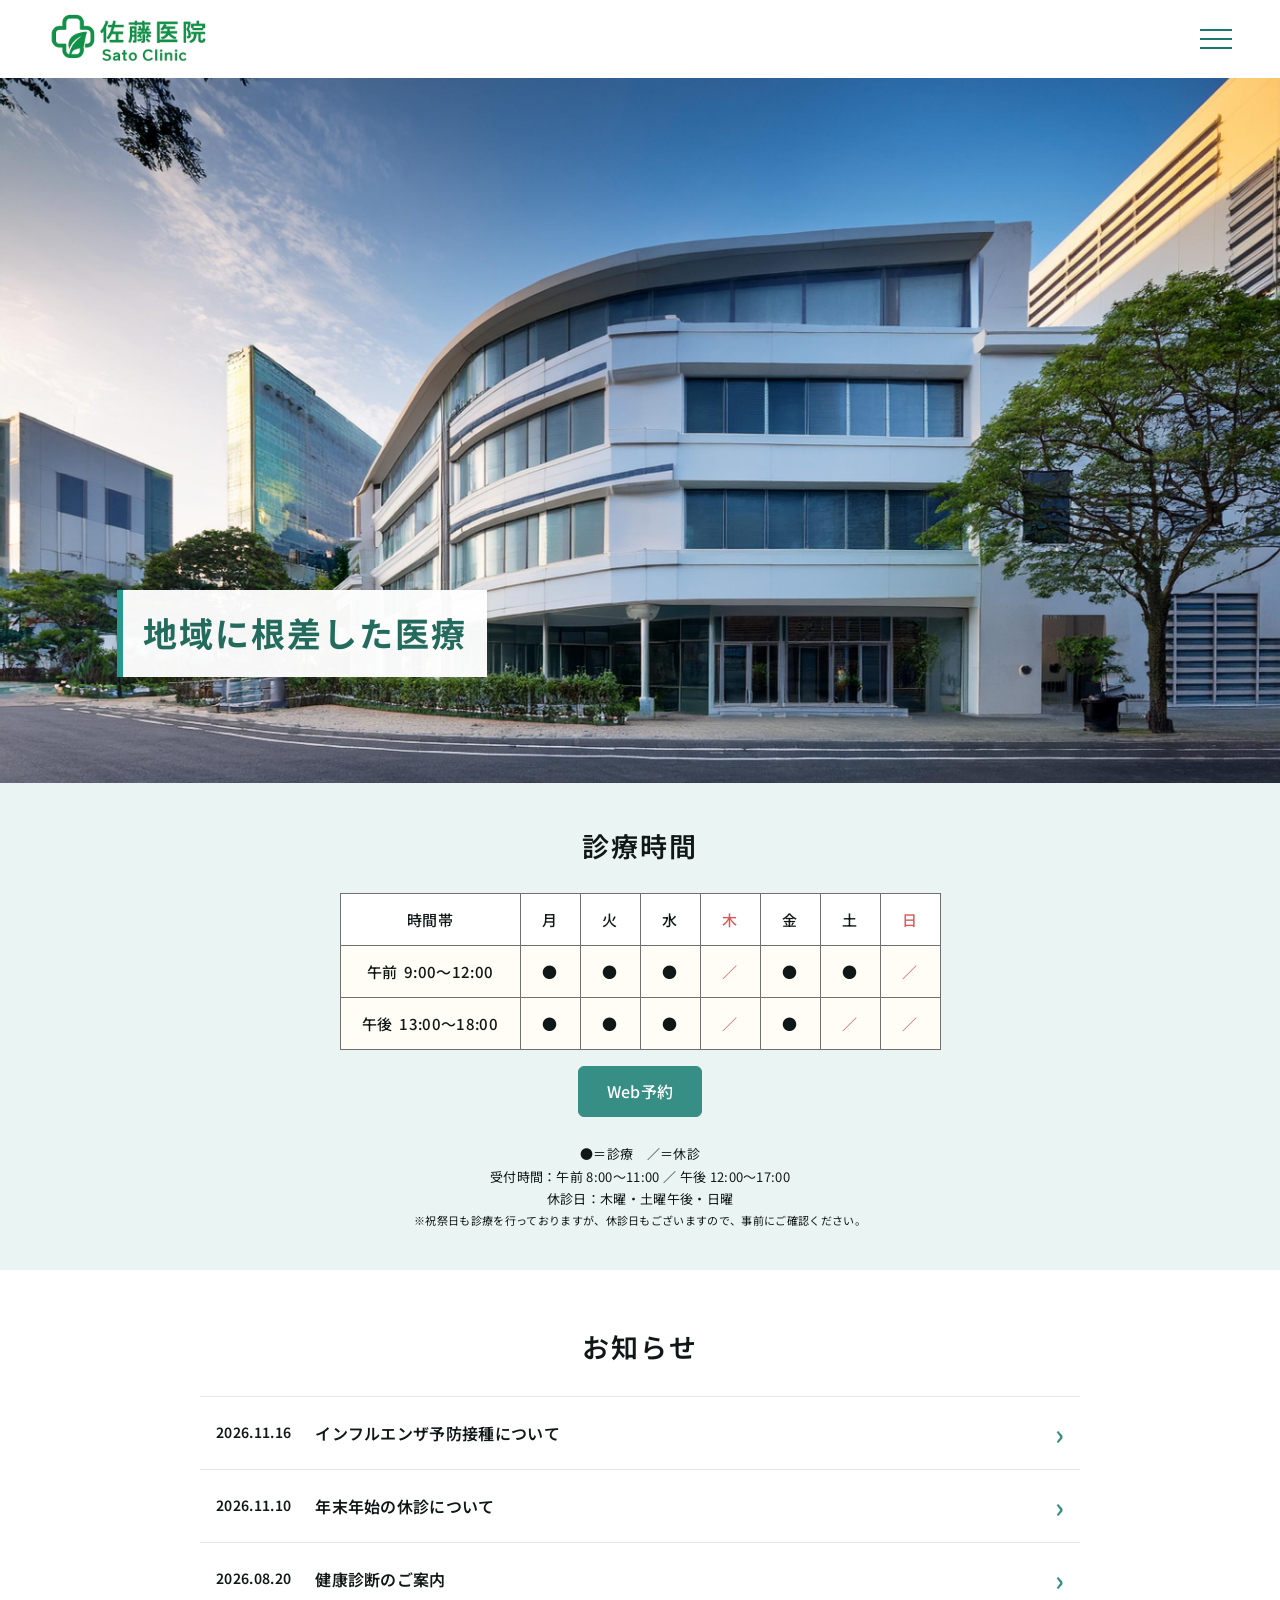
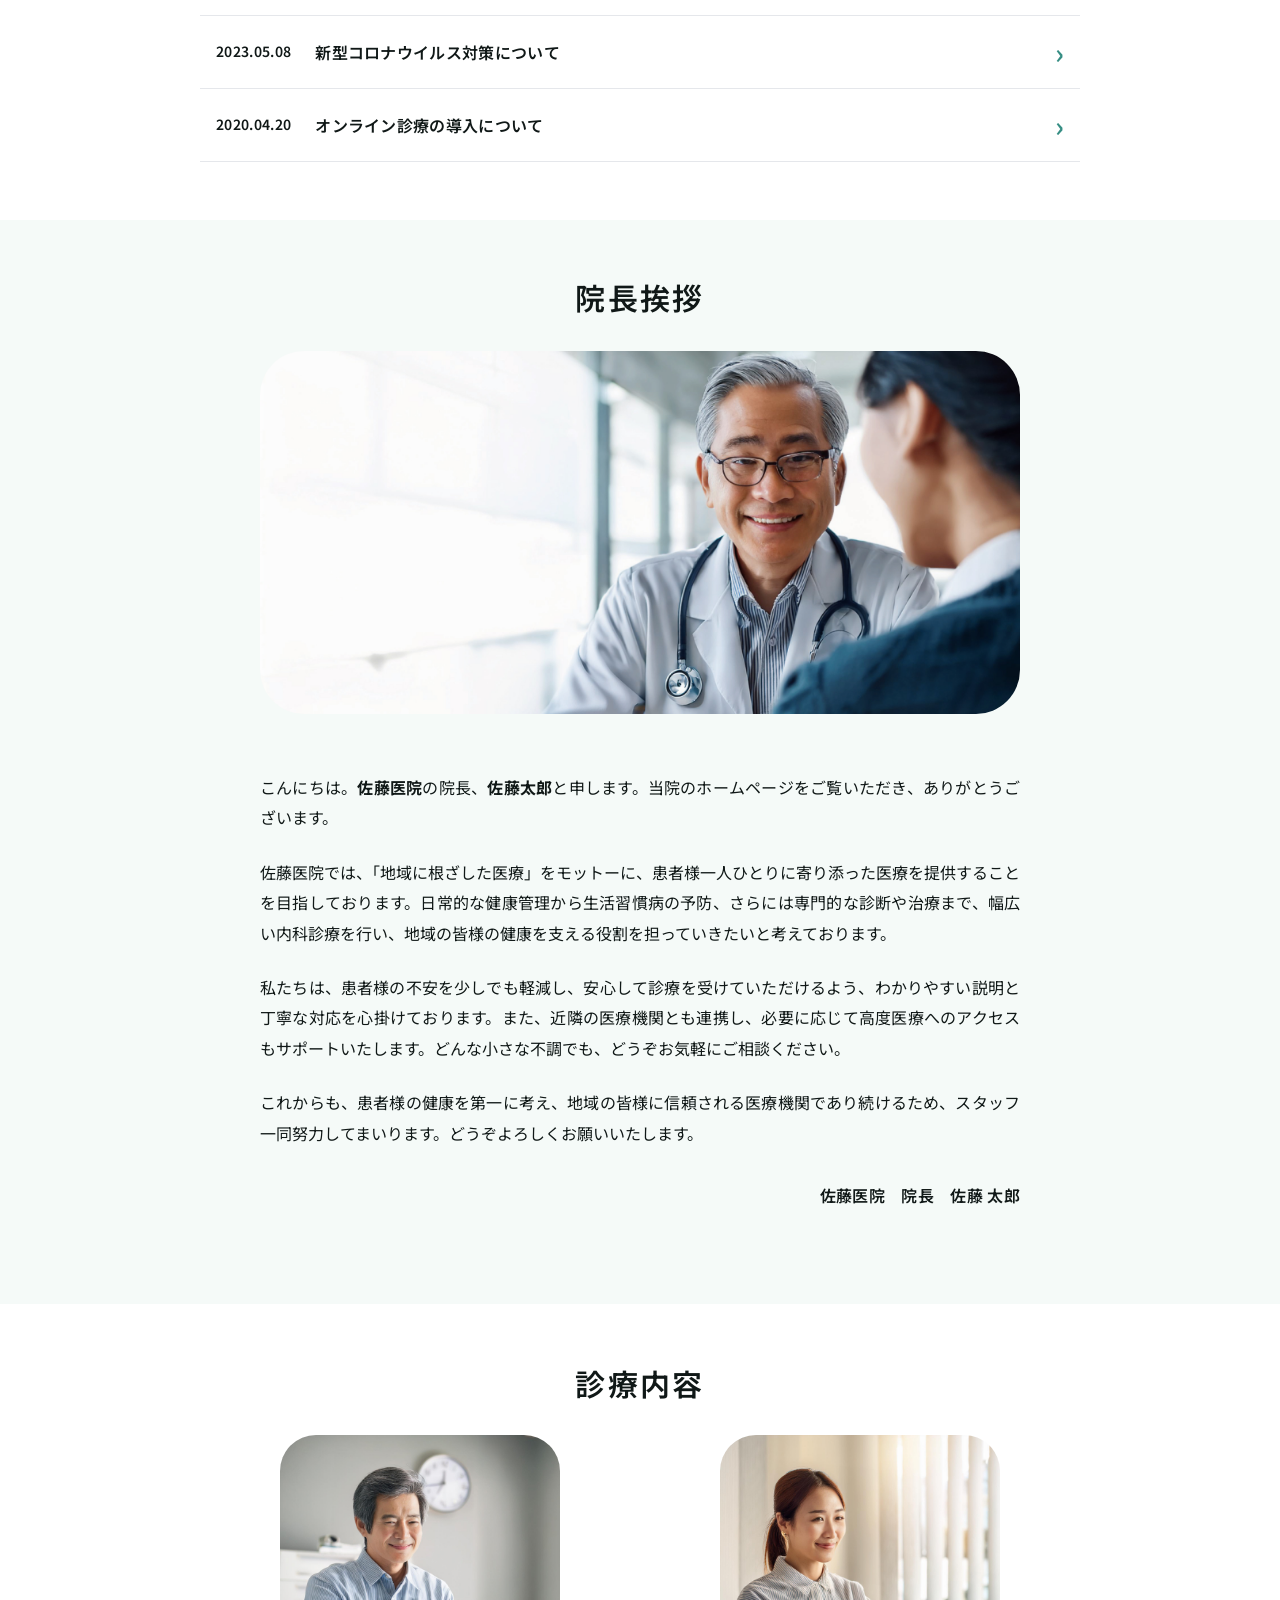
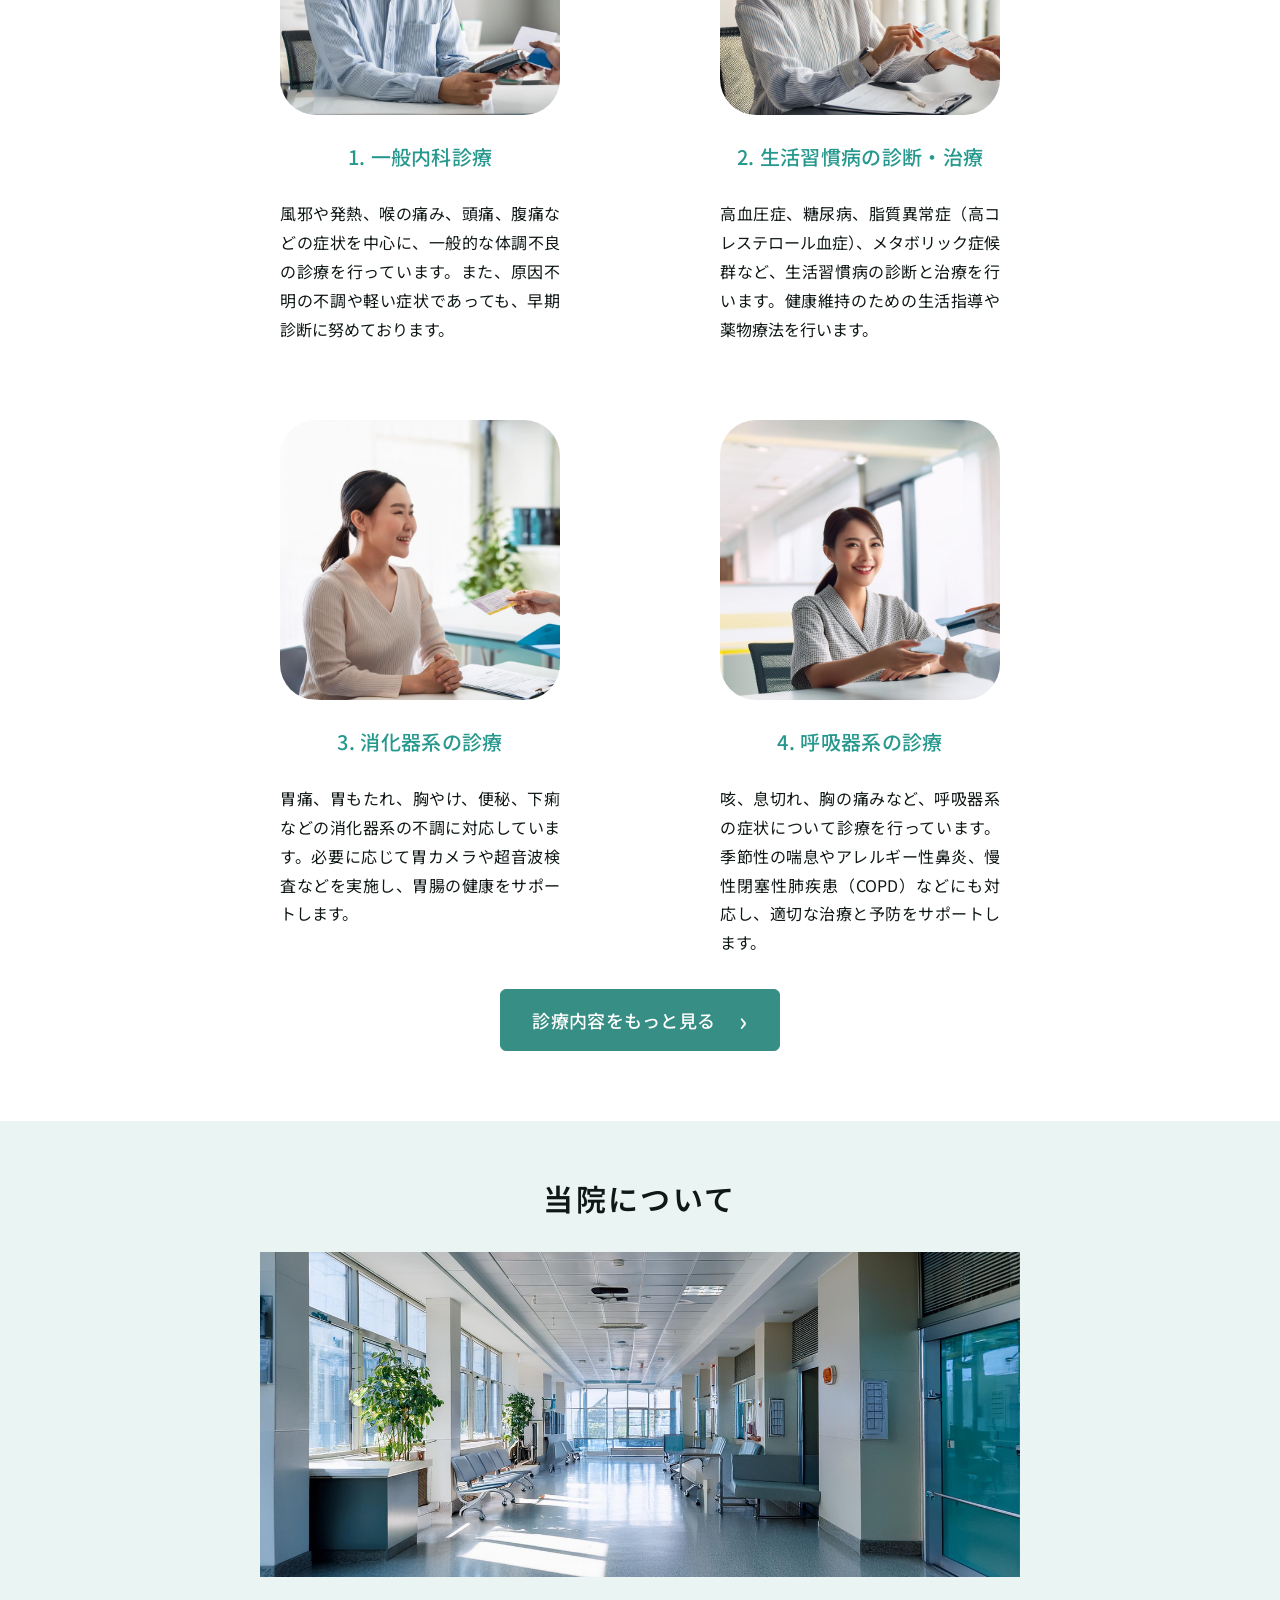
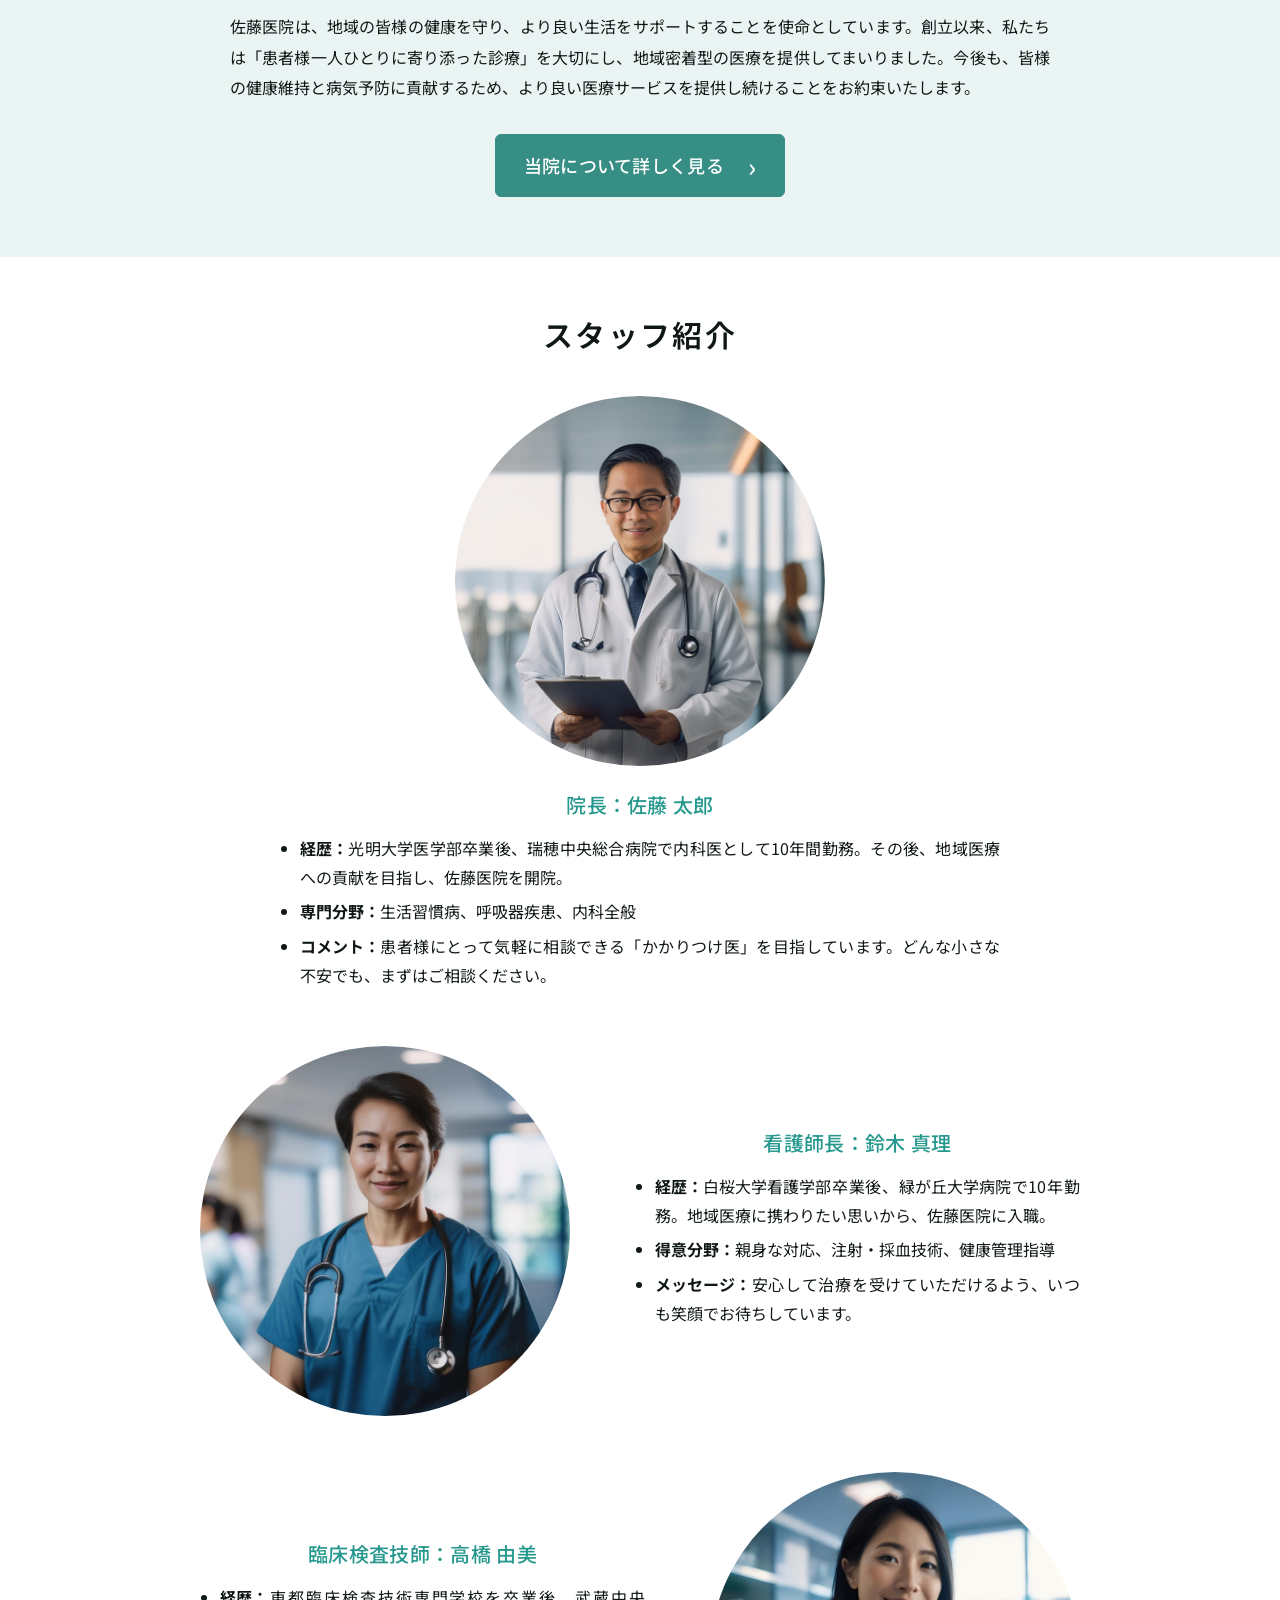
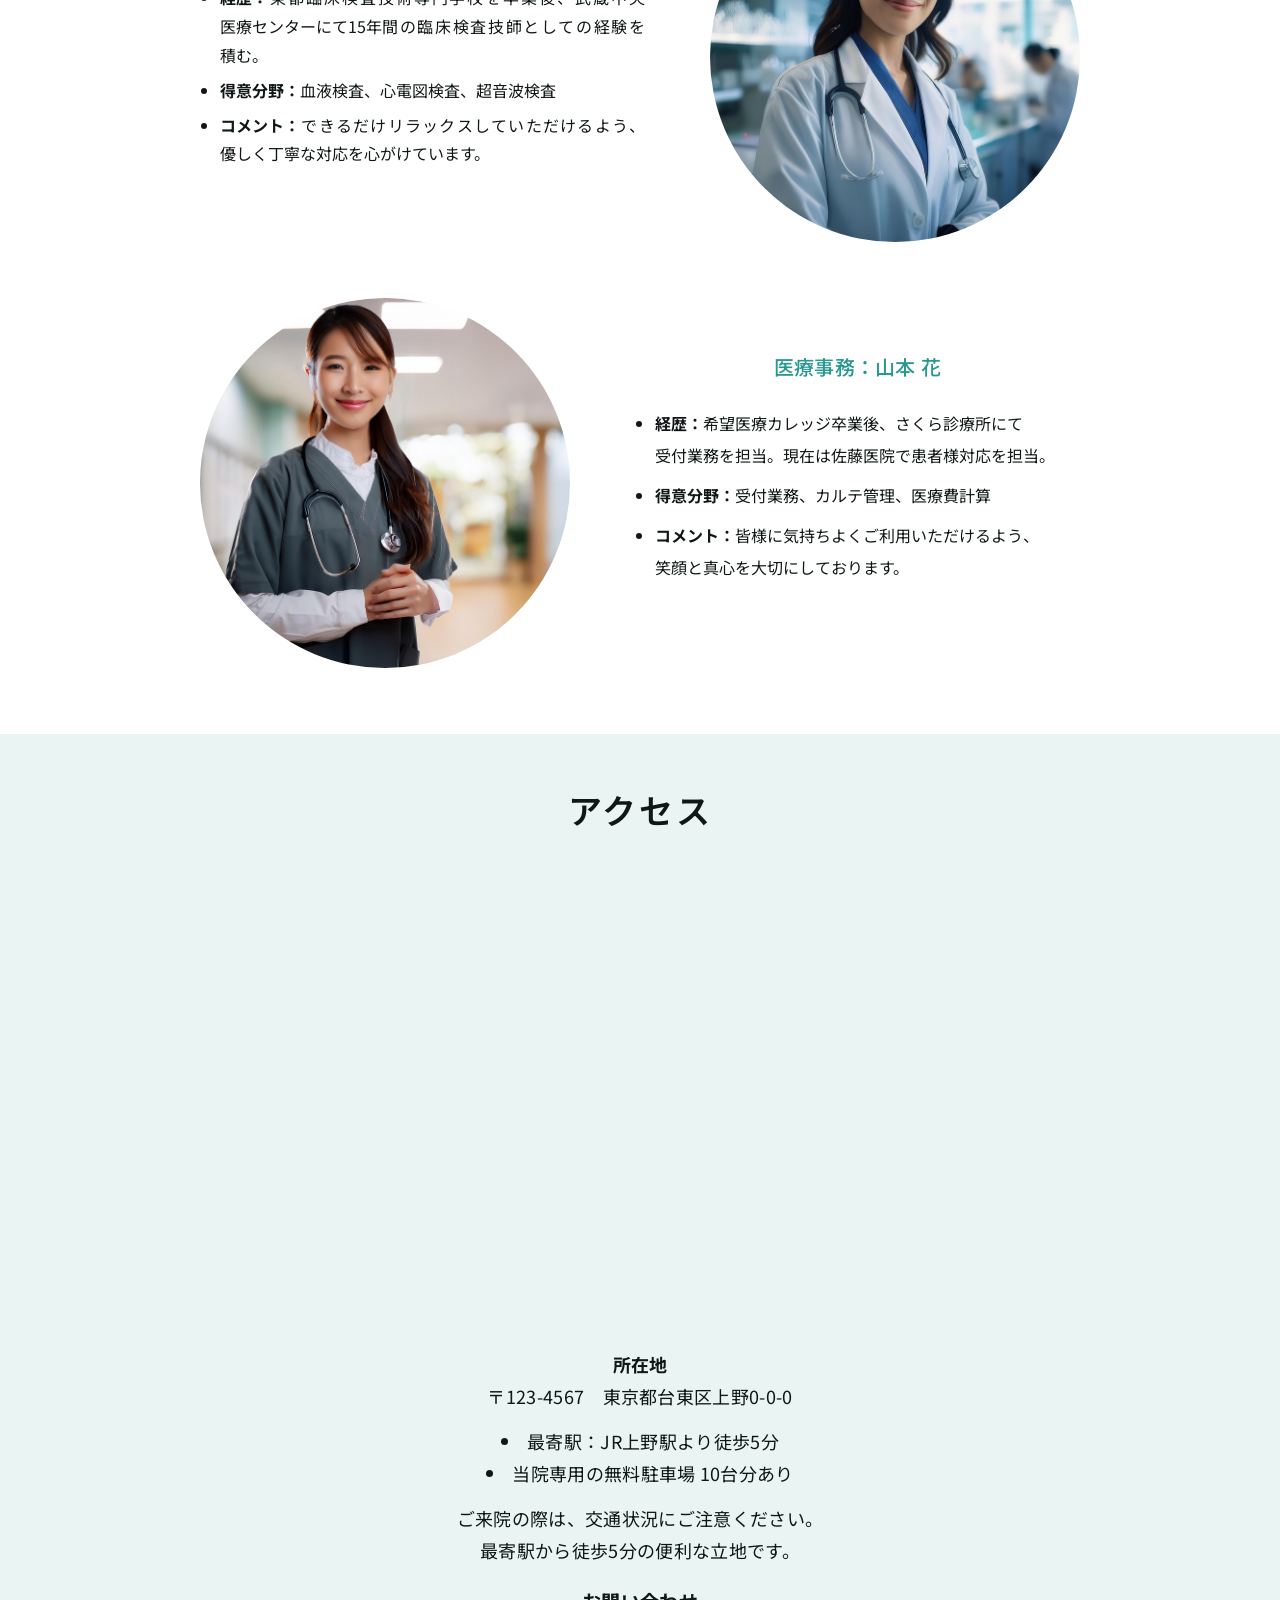
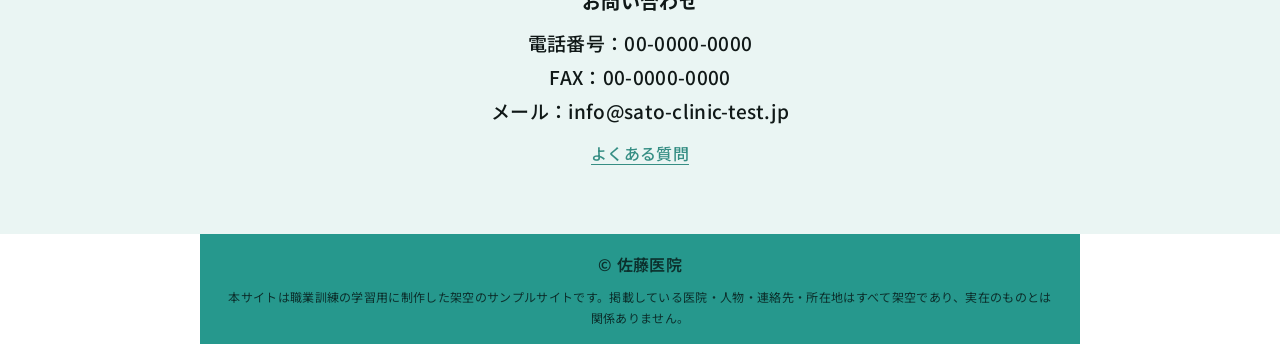
<file: index.html>
<!DOCTYPE html>
<html lang="ja">
<head>
  <meta charset="UTF-8">
  <meta name="robots" content="noindex, nofollow">
  <meta name="viewport" content="width=device-width, initial-scale=1">
  <meta name="description" content="佐藤医院は地域に根ざし、患者様一人ひとりに寄り添った医療を提供します。">
  <title>佐藤医院 | 地域に根差した医療</title>
  <link rel="preconnect" href="https://fonts.googleapis.com">
  <link rel="preconnect" href="https://fonts.gstatic.com" crossorigin>
  <link href="https://fonts.googleapis.com/css2?family=Noto+Sans+JP:wght@400;500;600;700&display=swap" rel="stylesheet">
  <link rel="stylesheet" href="./css/style.css">
  <link rel="stylesheet" href="./css/about.css">
  <link rel="stylesheet" href="./css/responsive.css">
</head>
<body>
  <header class="site-header">
    <div class="header-inner">
      <a class="brand" href="#top" aria-label="佐藤医院 トップへ">
        <img src="./assets/logo.png" alt="佐藤医院 Sato Clinic">
      </a>
      <button class="menu-toggle" type="button" aria-expanded="false" aria-controls="global-nav" aria-label="メニューを開く">
        <span></span>
        <span></span>
        <span></span>
      </button>
      <nav class="global-nav" id="global-nav" aria-label="グローバルナビゲーション" hidden>
        <a href="#top">トップ</a>
        <a href="#hours">診療時間</a>
        <a href="#news">お知らせ</a>
        <a href="#medical">診療内容</a>
        <a href="./about.html">当院について</a>
        <a href="#staff">スタッフ</a>
        <a href="#access">アクセス</a>
      </nav>
    </div>
  </header>

  <main id="top">
    <section class="hero" aria-label="佐藤医院の写真">
      <img class="hero-slide is-active" src="./assets/hero.jpg" alt="佐藤医院の外観" aria-hidden="false">
      <img class="hero-slide" src="./assets/hospital_2.jpg" alt="佐藤医院の写真" aria-hidden="true">
      <img class="hero-slide" src="./assets/hospital_6.jpg" alt="佐藤医院の写真" aria-hidden="true">
      <div class="hero-copy">地域に根差した医療</div>
      <script>
        const heroCopy = document.querySelector('.hero-copy');
        const heroCharacters = Array.from(heroCopy.textContent, (character, index) => {
          const span = document.createElement('span');
          span.className = 'hero-character';
          span.textContent = character;
          span.style.animationDelay = `${index * 0.1}s`;
          return span;
        });
        heroCopy.replaceChildren(...heroCharacters);

        const heroSlides = document.querySelectorAll('.hero-slide');
        let currentHeroSlide = 0;

        setInterval(() => {
          heroSlides[currentHeroSlide].classList.remove('is-active');
          heroSlides[currentHeroSlide].setAttribute('aria-hidden', 'true');
          currentHeroSlide = (currentHeroSlide + 1) % heroSlides.length;
          heroSlides[currentHeroSlide].classList.add('is-active');
          heroSlides[currentHeroSlide].setAttribute('aria-hidden', 'false');
        }, 5000);
      </script>
    </section>

    <section class="hours-section tint-section" id="hours">
      <div class="content narrow">
        <h2 class="section-title">診療時間</h2>
        <table class="hours-table">
          <thead>
            <tr>
              <th>時間帯</th><th>月</th><th>火</th><th>水</th><th>木</th><th>金</th><th>土</th><th>日</th>
            </tr>
          </thead>
          <tbody>
            <tr>
              <th>午前&nbsp; 9:00〜12:00</th><td>●</td><td>●</td><td>●</td><td class="closed">／</td><td>●</td><td>●</td><td class="closed">／</td>
            </tr>
            <tr>
              <th>午後&nbsp; 13:00〜18:00</th><td>●</td><td>●</td><td>●</td><td class="closed">／</td><td>●</td><td class="closed">／</td><td class="closed">／</td>
            </tr>
          </tbody>
        </table>
        <div class="hours-actions">
          <a class="hours-reservation-button" href="./reservation.html">Web予約</a>
        </div>
        <div class="hours-notes">
          <p>●＝診療　／＝休診</p>
          <p>受付時間：午前 8:00〜11:00 ／ 午後 12:00〜17:00</p>
          <p>休診日：木曜・土曜午後・日曜</p>
          <p class="small-note">※祝祭日も診療を行っておりますが、休診日もございますので、事前にご確認ください。</p>
        </div>
      </div>
    </section>

    <section class="news-section" id="news">
      <div class="content">
        <h2 class="section-title">お知らせ</h2>
        <ol class="news-list">
          <li>
            <h3><a href="./news-1.html"><time class="news-list-date" datetime="2026-11-16">2026.11.16</time><span class="news-list-title">インフルエンザ予防接種について</span><span class="news-arrow" aria-hidden="true">›</span></a></h3>
          </li>
          <li>
            <h3><a href="./news-2.html"><time class="news-list-date" datetime="2026-11-10">2026.11.10</time><span class="news-list-title">年末年始の休診について</span><span class="news-arrow" aria-hidden="true">›</span></a></h3>
          </li>
          <li>
            <h3><a href="./news-3.html"><time class="news-list-date" datetime="2026-08-20">2026.08.20</time><span class="news-list-title">健康診断のご案内</span><span class="news-arrow" aria-hidden="true">›</span></a></h3>
          </li>
          <li>
            <h3><a href="./news-4.html"><time class="news-list-date" datetime="2023-05-08">2023.05.08</time><span class="news-list-title">新型コロナウイルス対策について</span><span class="news-arrow" aria-hidden="true">›</span></a></h3>
          </li>
          <li>
            <h3><a href="./news-5.html"><time class="news-list-date" datetime="2020-04-20">2020.04.20</time><span class="news-list-title">オンライン診療の導入について</span><span class="news-arrow" aria-hidden="true">›</span></a></h3>
          </li>
        </ol>
      </div>
    </section>

    <section class="greeting-section tint-section">
      <div class="content text-content">
        <h2 class="section-title">院長挨拶</h2>
        <img class="greeting-photo" src="./assets/director-greeting.jpg" alt="院長が患者様と話している様子">
        <div class="greeting-copy">
          <p>こんにちは。<strong>佐藤医院</strong>の院長、<strong>佐藤太郎</strong>と申します。当院のホームページをご覧いただき、ありがとうございます。</p>
          <p>佐藤医院では、「地域に根ざした医療」をモットーに、患者様一人ひとりに寄り添った医療を提供することを目指しております。日常的な健康管理から生活習慣病の予防、さらには専門的な診断や治療まで、幅広い内科診療を行い、地域の皆様の健康を支える役割を担っていきたいと考えております。</p>
          <p>私たちは、患者様の不安を少しでも軽減し、安心して診療を受けていただけるよう、わかりやすい説明と丁寧な対応を心掛けております。また、近隣の医療機関とも連携し、必要に応じて高度医療へのアクセスもサポートいたします。どんな小さな不調でも、どうぞお気軽にご相談ください。</p>
          <p>これからも、患者様の健康を第一に考え、地域の皆様に信頼される医療機関であり続けるため、スタッフ一同努力してまいります。どうぞよろしくお願いいたします。</p>
          <p class="signature">佐藤医院　院長　佐藤 太郎</p>
        </div>
      </div>
    </section>

    <section class="medical-section" id="medical">
      <div class="content">
        <h2 class="section-title">診療内容</h2>
        <div class="medical-grid">
          <article class="medical-card">
            <img src="./assets/medical-1.jpg" alt="一般内科診療">
            <h3>1. 一般内科診療</h3>
            <p>風邪や発熱、喉の痛み、頭痛、腹痛などの症状を中心に、一般的な体調不良の診療を行っています。また、原因不明の不調や軽い症状であっても、早期診断に努めております。</p>
          </article>
          <article class="medical-card">
            <img src="./assets/medical-2.jpg" alt="生活習慣病の診断・治療">
            <h3>2. 生活習慣病の診断・治療</h3>
            <p>高血圧症、糖尿病、脂質異常症（高コレステロール血症）、メタボリック症候群など、生活習慣病の診断と治療を行います。健康維持のための生活指導や薬物療法を行います。</p>
          </article>
          <article class="medical-card">
            <img src="./assets/medical-3.jpg" alt="消化器系の診療">
            <h3>3. 消化器系の診療</h3>
            <p>胃痛、胃もたれ、胸やけ、便秘、下痢などの消化器系の不調に対応しています。必要に応じて胃カメラや超音波検査などを実施し、胃腸の健康をサポートします。</p>
          </article>
          <article class="medical-card">
            <img src="./assets/medical-4.jpg" alt="呼吸器系の診療">
            <h3>4. 呼吸器系の診療</h3>
            <p>咳、息切れ、胸の痛みなど、呼吸器系の症状について診療を行っています。季節性の喘息やアレルギー性鼻炎、慢性閉塞性肺疾患（COPD）などにも対応し、適切な治療と予防をサポートします。</p>
          </article>
        </div>
        <p class="medical-actions"><a class="medical-link" href="./medical.html">診療内容をもっと見る<span aria-hidden="true">›</span></a></p>
      </div>
    </section>

    <section class="about-section tint-section" id="about">
      <div class="content about-content">
        <h2 class="section-title">当院について</h2>
        <img class="about-photo" src="./assets/about.jpg" alt="佐藤医院の院内">
        <p>佐藤医院は、地域の皆様の健康を守り、より良い生活をサポートすることを使命としています。創立以来、私たちは「患者様一人ひとりに寄り添った診療」を大切にし、地域密着型の医療を提供してまいりました。今後も、皆様の健康維持と病気予防に貢献するため、より良い医療サービスを提供し続けることをお約束いたします。</p>
        <div class="about-actions"><a class="medical-link" href="./about.html">当院について詳しく見る<span aria-hidden="true">›</span></a></div>
      </div>
    </section>

    <section class="staff-section" id="staff">
      <div class="content staff-content">
        <h2 class="section-title">スタッフ紹介</h2>
        <article class="staff-row lead-staff">
          <img class="staff-photo-sato" src="./assets/staff-sato.jpg" alt="院長 佐藤太郎">
          <div class="staff-text">
            <h3>院長：佐藤 太郎</h3>
            <ul>
              <li><strong>経歴：</strong><span class="staff-phrase">光明大学</span><span class="staff-phrase">医学部</span>卒業後、<span class="staff-phrase">瑞穂中央</span><span class="staff-phrase">総合病院</span>で<span class="staff-phrase">内科医として</span>10年間勤務。その後、<span class="staff-phrase">地域医療</span>への貢献を目指し、<span class="staff-phrase">佐藤医院を開院。</span></li>
              <li><strong>専門分野：</strong><span class="staff-phrase">生活習慣病、</span><span class="staff-phrase">呼吸器疾患、</span><span class="staff-phrase">内科全般</span></li>
              <li><strong>コメント：</strong>患者様にとって気軽に相談できる「<span class="staff-phrase">かかりつけ医</span>」を目指しています。どんな小さな不安でも、まずは<span class="staff-phrase">ご相談ください。</span></li>
            </ul>
          </div>
        </article>

        <article class="staff-row">
          <img class="staff-photo-suzuki" src="./assets/staff-suzuki.jpg" alt="看護師長 鈴木真理">
          <div class="staff-text">
            <h3>看護師長：鈴木 真理</h3>
            <ul>
              <li><strong>経歴：</strong><span class="staff-phrase">白桜大学</span><span class="staff-phrase">看護学部</span>卒業後、<span class="staff-phrase">緑が丘</span><span class="staff-phrase">大学病院</span>で10年勤務。<span class="staff-phrase">地域医療</span>に<span class="staff-phrase">携わりたい</span>思いから、<span class="staff-phrase">佐藤医院に入職。</span></li>
              <li><strong>得意分野：</strong>親身な対応、注射・<span class="staff-phrase">採血技術、</span><span class="staff-phrase">健康管理指導</span></li>
              <li><strong>メッセージ：</strong>安心して治療を受けて<span class="staff-phrase">いただけるよう、</span>いつも<span class="staff-phrase">笑顔</span>でお待ちして<span class="staff-phrase">います。</span></li>
            </ul>
          </div>
        </article>

        <article class="staff-row reverse">
          <div class="staff-text staff-text-takahashi">
            <h3>臨床検査技師：高橋 由美</h3>
            <ul>
              <li><strong>経歴：</strong>東都臨床検査技術専門学校を卒業後、武蔵中央<span class="staff-term">医療センターにて15年間</span>の臨床検査技師としての経験を<span class="staff-term">積む。</span></li>
              <li><strong>得意分野：</strong>血液検査、心電図検査、超音<span class="staff-term">波検査</span></li>
              <li><strong>コメント：</strong>できるだけリラックスしていただけるよう、<span class="staff-term">優しく</span>丁寧な対応を心がけてい<span class="staff-term">ます。</span></li>
            </ul>
          </div>
          <img class="staff-photo-takahashi" src="./assets/staff-takahashi.jpg" alt="臨床検査技師 高橋由美">
        </article>

        <article class="staff-row">
          <img class="staff-photo-yamamoto" src="./assets/staff-yamamoto.jpg" alt="医療事務 山本花">
          <div class="staff-text staff-text-yamamoto">
            <h3>医療事務：山本 花</h3>
            <ul>
              <li><strong>経歴：</strong>希望医療カレッジ卒業後、<span class="staff-term">さくら診療所</span>にて<span class="staff-term">受付業務を</span>担当。現在は佐藤医院で患者様対応を担当。</li>
              <li><strong>得意分野：</strong>受付業務、カルテ管理、医療費計算</li>
              <li><strong>コメント：</strong>皆様に気持ちよくご利用いただけるよう、<span class="staff-term">笑顔と</span><span class="staff-term">真心</span>を大切にしております。</li>
            </ul>
          </div>
        </article>
      </div>
    </section>

    <section class="access-section tint-section" id="access">
      <div class="content access-content">
        <h2 class="section-title">アクセス</h2>
        <iframe class="map" title="佐藤医院周辺のGoogleマップ" src="https://www.google.com/maps/embed?pb=!1m18!1m12!1m3!1d3239.5260669985973!2d139.77414831091482!3d35.71327862809971!2m3!1f0!2f0!3f0!3m2!1i1024!2i768!4f13.1!3m3!1m2!1s0x1209d629e2a77e03%3A0x7648145691064c54!2z44CSMTEwLTAwMDUg5p2x5Lqs6YO95Y-w5p2x5Yy65LiK6YeO77yX5LiB55uu77yR4oiS77yRIEpSIOS4iumHjumnhQ!5e0!3m2!1sja!2sjp!4v1794467873408!5m2!1sja!2sjp" width="1100" height="450" style="border:0;" allowfullscreen="" loading="lazy" referrerpolicy="strict-origin-when-cross-origin"></iframe>
        <div class="access-text">
          <p><strong>所在地</strong><br>〒123-4567　東京都台東区上野0-0-0</p>
          <ul>
            <li>最寄駅：JR上野駅より徒歩5分</li>
            <li>当院専用の無料駐車場 10台分あり</li>
          </ul>
          <p>ご来院の際は、交通状況にご注意ください。<br>最寄駅から徒歩5分の便利な立地です。</p>
          <div class="contact-block">
            <p><strong>お問い合わせ</strong></p>
            <p>電話番号：00-0000-0000<br>FAX：00-0000-0000<br>メール：info@sato-clinic-test.jp</p>
            <p><a class="hours-faq-link" href="./faq.html">よくある質問</a></p>
          </div>
        </div>
      </div>
    </section>
  </main>

  <footer class="site-footer">
    <p>© 佐藤医院</p>
    <p class="site-disclaimer">本サイトは職業訓練の学習用に制作した架空のサンプルサイトです。掲載している医院・人物・連絡先・所在地はすべて架空であり、実在のものとは関係ありません。</p>
  </footer>
  <script>
    const menuToggle = document.querySelector('.menu-toggle');
    const globalNav = document.querySelector('#global-nav');

    function setMenuOpen(open) {
      menuToggle.setAttribute('aria-expanded', String(open));
      menuToggle.setAttribute('aria-label', open ? 'メニューを閉じる' : 'メニューを開く');
      globalNav.hidden = !open;
    }

    menuToggle.addEventListener('click', () => {
      setMenuOpen(menuToggle.getAttribute('aria-expanded') !== 'true');
    });
    globalNav.addEventListener('click', (event) => {
      if (event.target.closest('a')) setMenuOpen(false);
    });
    document.addEventListener('click', (event) => {
      if (!event.target.closest('.header-inner')) setMenuOpen(false);
    });
    document.addEventListener('keydown', (event) => {
      if (event.key === 'Escape' && !globalNav.hidden) {
        setMenuOpen(false);
        menuToggle.focus();
      }
    });
  </script>
</body>
</html>
</file>
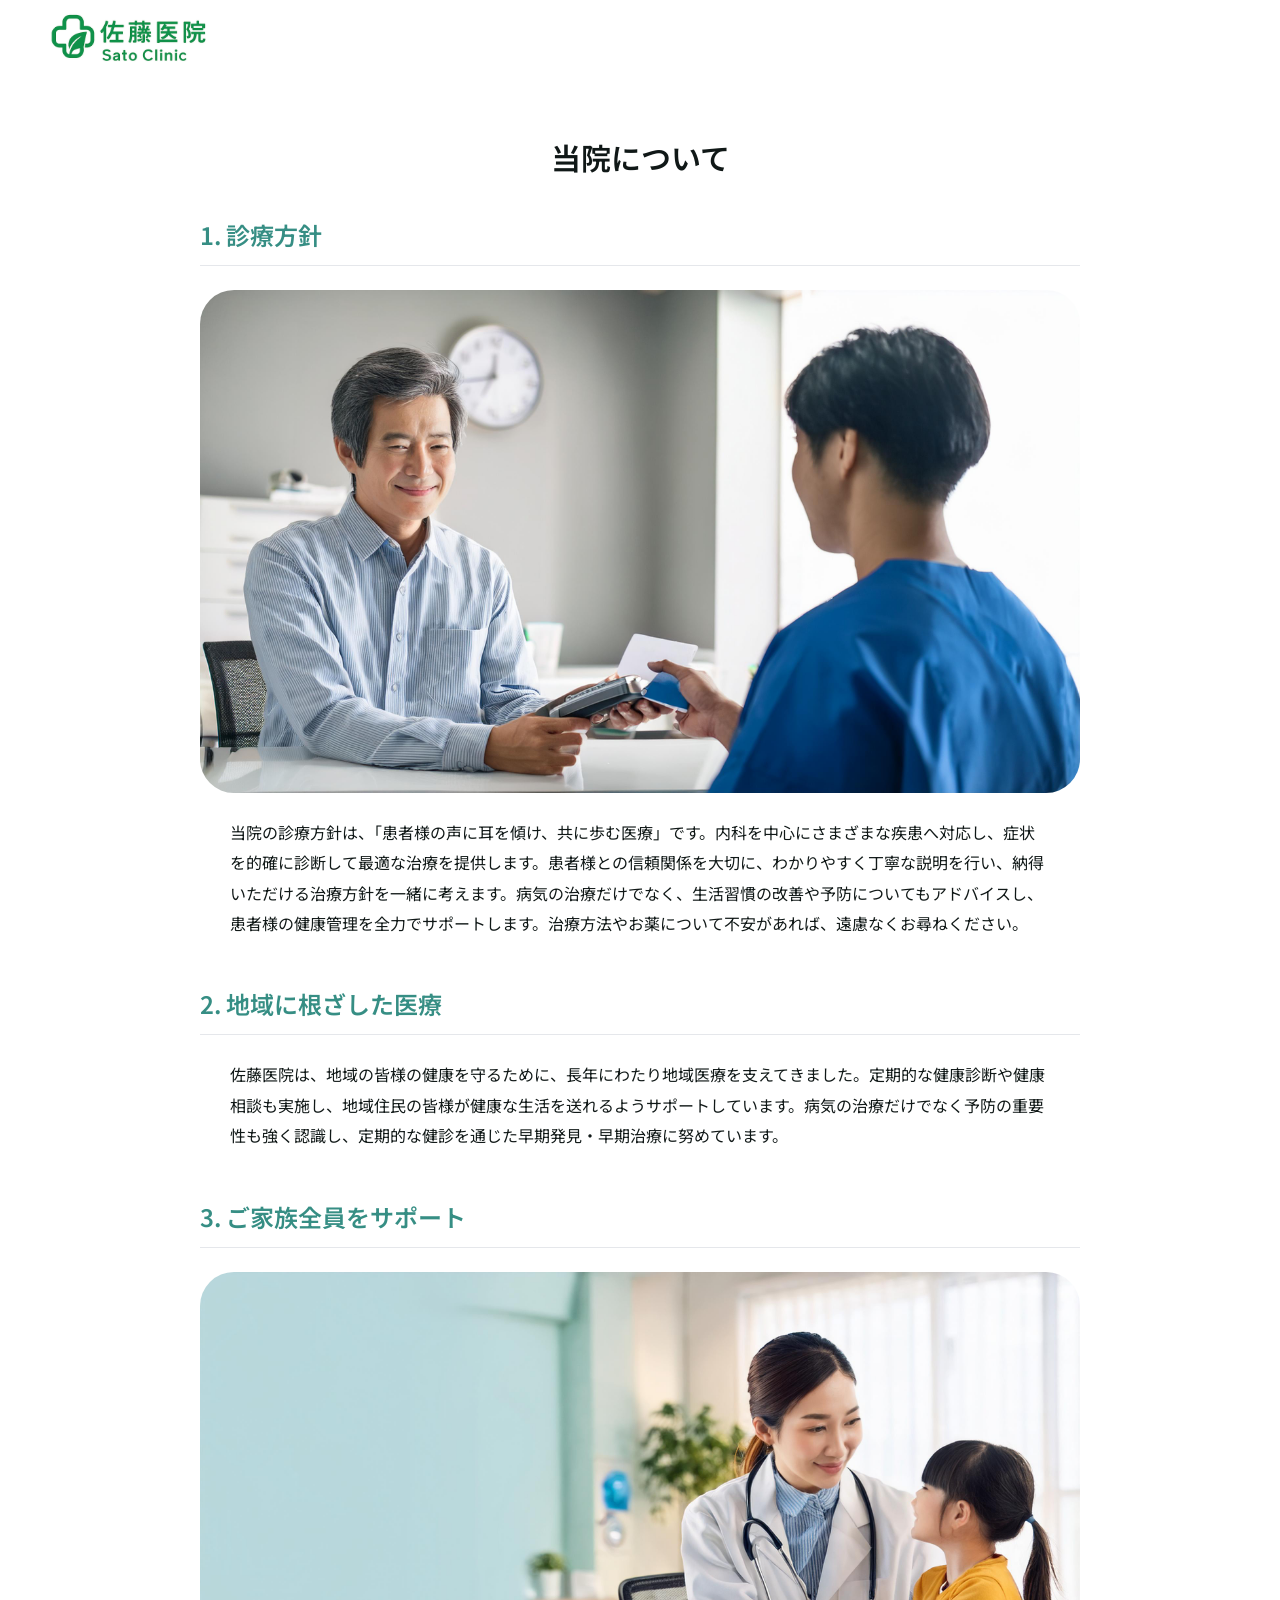
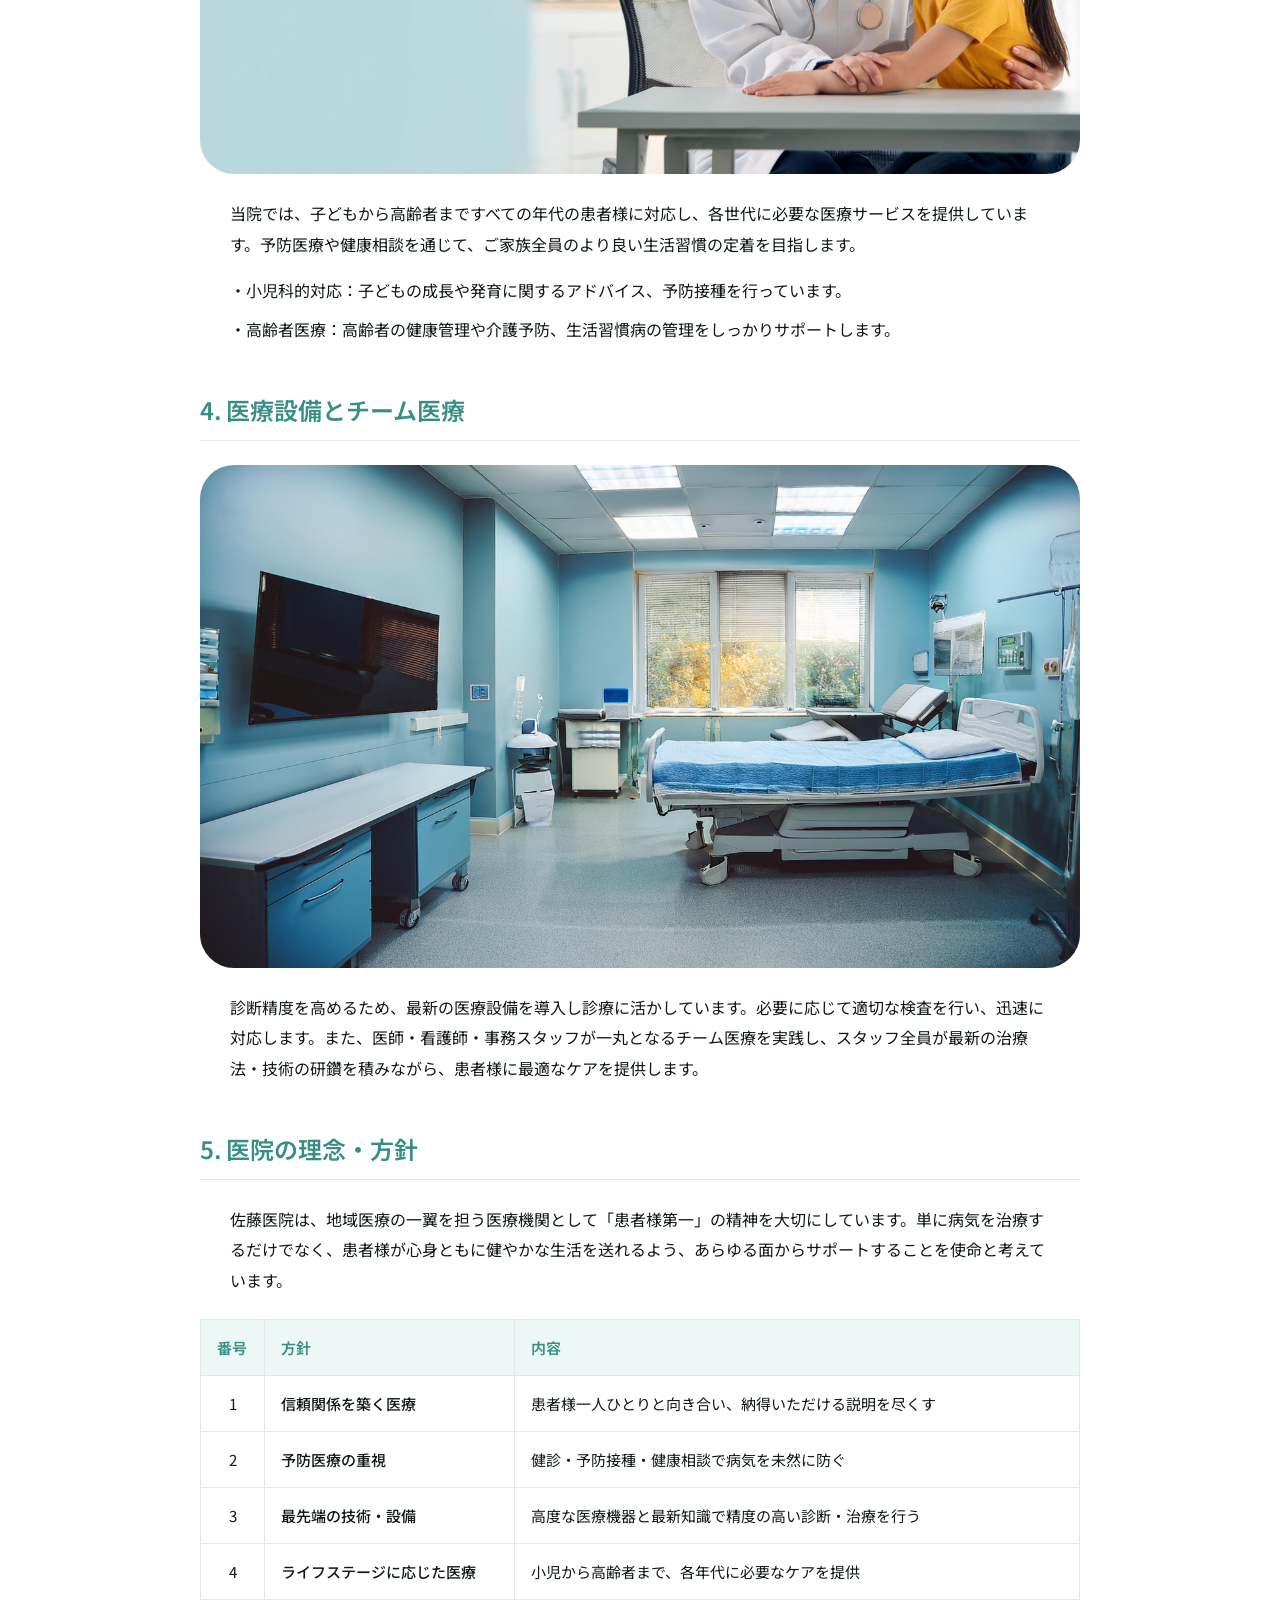
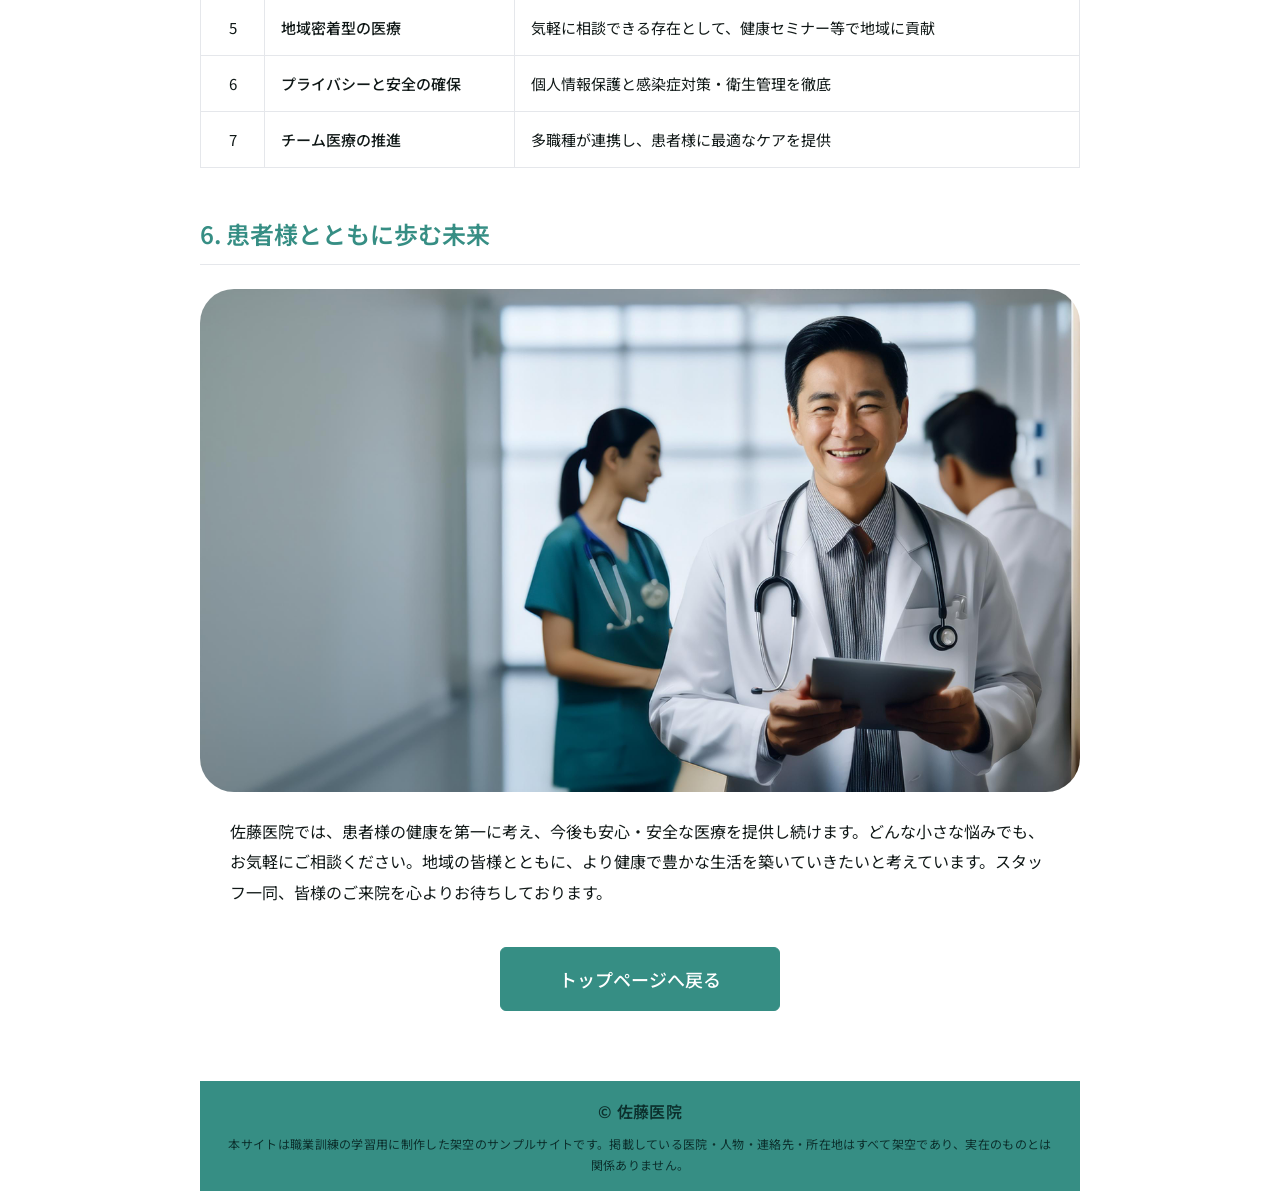
<file: about.html>
<!DOCTYPE html>
<html lang="ja">
<head>
  <meta charset="UTF-8">
  <meta name="robots" content="noindex, nofollow">
  <meta name="viewport" content="width=device-width, initial-scale=1">
  <meta name="description" content="佐藤医院の診療方針、地域医療、ご家族へのサポート、医療設備とチーム医療、医院の理念をご紹介します。">
  <title>当院について</title>
  <link rel="preconnect" href="https://fonts.googleapis.com">
  <link rel="preconnect" href="https://fonts.gstatic.com" crossorigin>
  <link href="https://fonts.googleapis.com/css2?family=Noto+Sans+JP:wght@400;500;600;700&display=swap" rel="stylesheet">
  <link rel="stylesheet" href="./css/style.css">
  <link rel="stylesheet" href="./css/about.css">
  <link rel="stylesheet" href="./css/responsive.css">
</head>
<body class="about-detail-page">
  <header class="site-header">
    <div class="header-inner">
      <a class="brand" href="./index.html" aria-label="佐藤医院 トップへ">
        <img src="./assets/logo.png" alt="佐藤医院 Sato Clinic">
      </a>
    </div>
  </header>

  <main class="about-detail">
    <h1>当院について</h1>

    <section class="about-detail-section" aria-labelledby="about-policy">
      <h2 id="about-policy">1. 診療方針</h2>
      <img class="about-detail-photo" src="./assets/information_1.jpg" alt="患者様の話に耳を傾ける医師">
      <p>当院の診療方針は、「患者様の声に耳を傾け、共に歩む医療」です。内科を中心にさまざまな疾患へ対応し、症状を的確に診断して最適な治療を提供します。患者様との信頼関係を大切に、わかりやすく丁寧な説明を行い、納得いただける治療方針を一緒に考えます。病気の治療だけでなく、生活習慣の改善や予防についてもアドバイスし、患者様の健康管理を全力でサポートします。治療方法やお薬について不安があれば、遠慮なくお尋ねください。</p>
    </section>

    <section class="about-detail-section" aria-labelledby="about-community">
      <h2 id="about-community">2. 地域に根ざした医療</h2>
      <p>佐藤医院は、地域の皆様の健康を守るために、長年にわたり地域医療を支えてきました。定期的な健康診断や健康相談も実施し、地域住民の皆様が健康な生活を送れるようサポートしています。病気の治療だけでなく予防の重要性も強く認識し、定期的な健診を通じた早期発見・早期治療に努めています。</p>
    </section>

    <section class="about-detail-section" aria-labelledby="about-family">
      <h2 id="about-family">3. ご家族全員をサポート</h2>
      <img class="about-detail-photo" src="./assets/patient_10.jpg" alt="子どもを診療する医師">
      <p>当院では、子どもから高齢者まですべての年代の患者様に対応し、各世代に必要な医療サービスを提供しています。予防医療や健康相談を通じて、ご家族全員のより良い生活習慣の定着を目指します。</p>
      <div class="about-detail-family">
        <p>・小児科的対応：子どもの成長や発育に関するアドバイス、予防接種を行っています。</p>
        <p>・高齢者医療：高齢者の健康管理や介護予防、生活習慣病の管理をしっかりサポートします。</p>
      </div>
    </section>

    <section class="about-detail-section" aria-labelledby="about-facilities">
      <h2 id="about-facilities">4. 医療設備とチーム医療</h2>
      <img class="about-detail-photo" src="./assets/hospital_8.jpg" alt="医院の医療設備">
      <p>診断精度を高めるため、最新の医療設備を導入し診療に活かしています。必要に応じて適切な検査を行い、迅速に対応します。また、医師・看護師・事務スタッフが一丸となるチーム医療を実践し、スタッフ全員が最新の治療法・技術の研鑽を積みながら、患者様に最適なケアを提供します。</p>
    </section>

    <section class="about-detail-section" aria-labelledby="about-principles">
      <h2 id="about-principles">5. 医院の理念・方針</h2>
      <p>佐藤医院は、地域医療の一翼を担う医療機関として「患者様第一」の精神を大切にしています。単に病気を治療するだけでなく、患者様が心身ともに健やかな生活を送れるよう、あらゆる面からサポートすることを使命と考えています。</p>
      <table class="about-policy-table" aria-labelledby="about-principles">
        <thead>
          <tr><th scope="col">番号</th><th scope="col">方針</th><th scope="col">内容</th></tr>
        </thead>
        <tbody>
          <tr><td>1</td><th scope="row">信頼関係を築く医療</th><td>患者様一人ひとりと向き合い、納得いただける説明を尽くす</td></tr>
          <tr><td>2</td><th scope="row">予防医療の重視</th><td>健診・予防接種・健康相談で病気を未然に防ぐ</td></tr>
          <tr><td>3</td><th scope="row">最先端の技術・設備</th><td>高度な医療機器と最新知識で精度の高い診断・治療を行う</td></tr>
          <tr><td>4</td><th scope="row">ライフステージに応じた医療</th><td>小児から高齢者まで、各年代に必要なケアを提供</td></tr>
          <tr><td>5</td><th scope="row">地域密着型の医療</th><td>気軽に相談できる存在として、健康セミナー等で地域に貢献</td></tr>
          <tr><td>6</td><th scope="row">プライバシーと安全の確保</th><td>個人情報保護と感染症対策・衛生管理を徹底</td></tr>
          <tr><td>7</td><th scope="row">チーム医療の推進</th><td>多職種が連携し、患者様に最適なケアを提供</td></tr>
        </tbody>
      </table>
    </section>

    <section class="about-detail-section" aria-labelledby="about-future">
      <h2 id="about-future">6. 患者様とともに歩む未来</h2>
      <img class="about-detail-photo" src="./assets/medical_2.jpg" alt="笑顔で患者様を迎える医療スタッフ">
      <p>佐藤医院では、患者様の健康を第一に考え、今後も安心・安全な医療を提供し続けます。どんな小さな悩みでも、お気軽にご相談ください。地域の皆様とともに、より健康で豊かな生活を築いていきたいと考えています。スタッフ一同、皆様のご来院を心よりお待ちしております。</p>
    </section>

    <div class="about-actions"><a class="medical-link" href="./index.html#about">トップページへ戻る</a></div>
  </main>

  <footer class="site-footer">
    <p>© 佐藤医院</p>
    <p class="site-disclaimer">本サイトは職業訓練の学習用に制作した架空のサンプルサイトです。掲載している医院・人物・連絡先・所在地はすべて架空であり、実在のものとは関係ありません。</p>
  </footer>
</body>
</html>
</file>
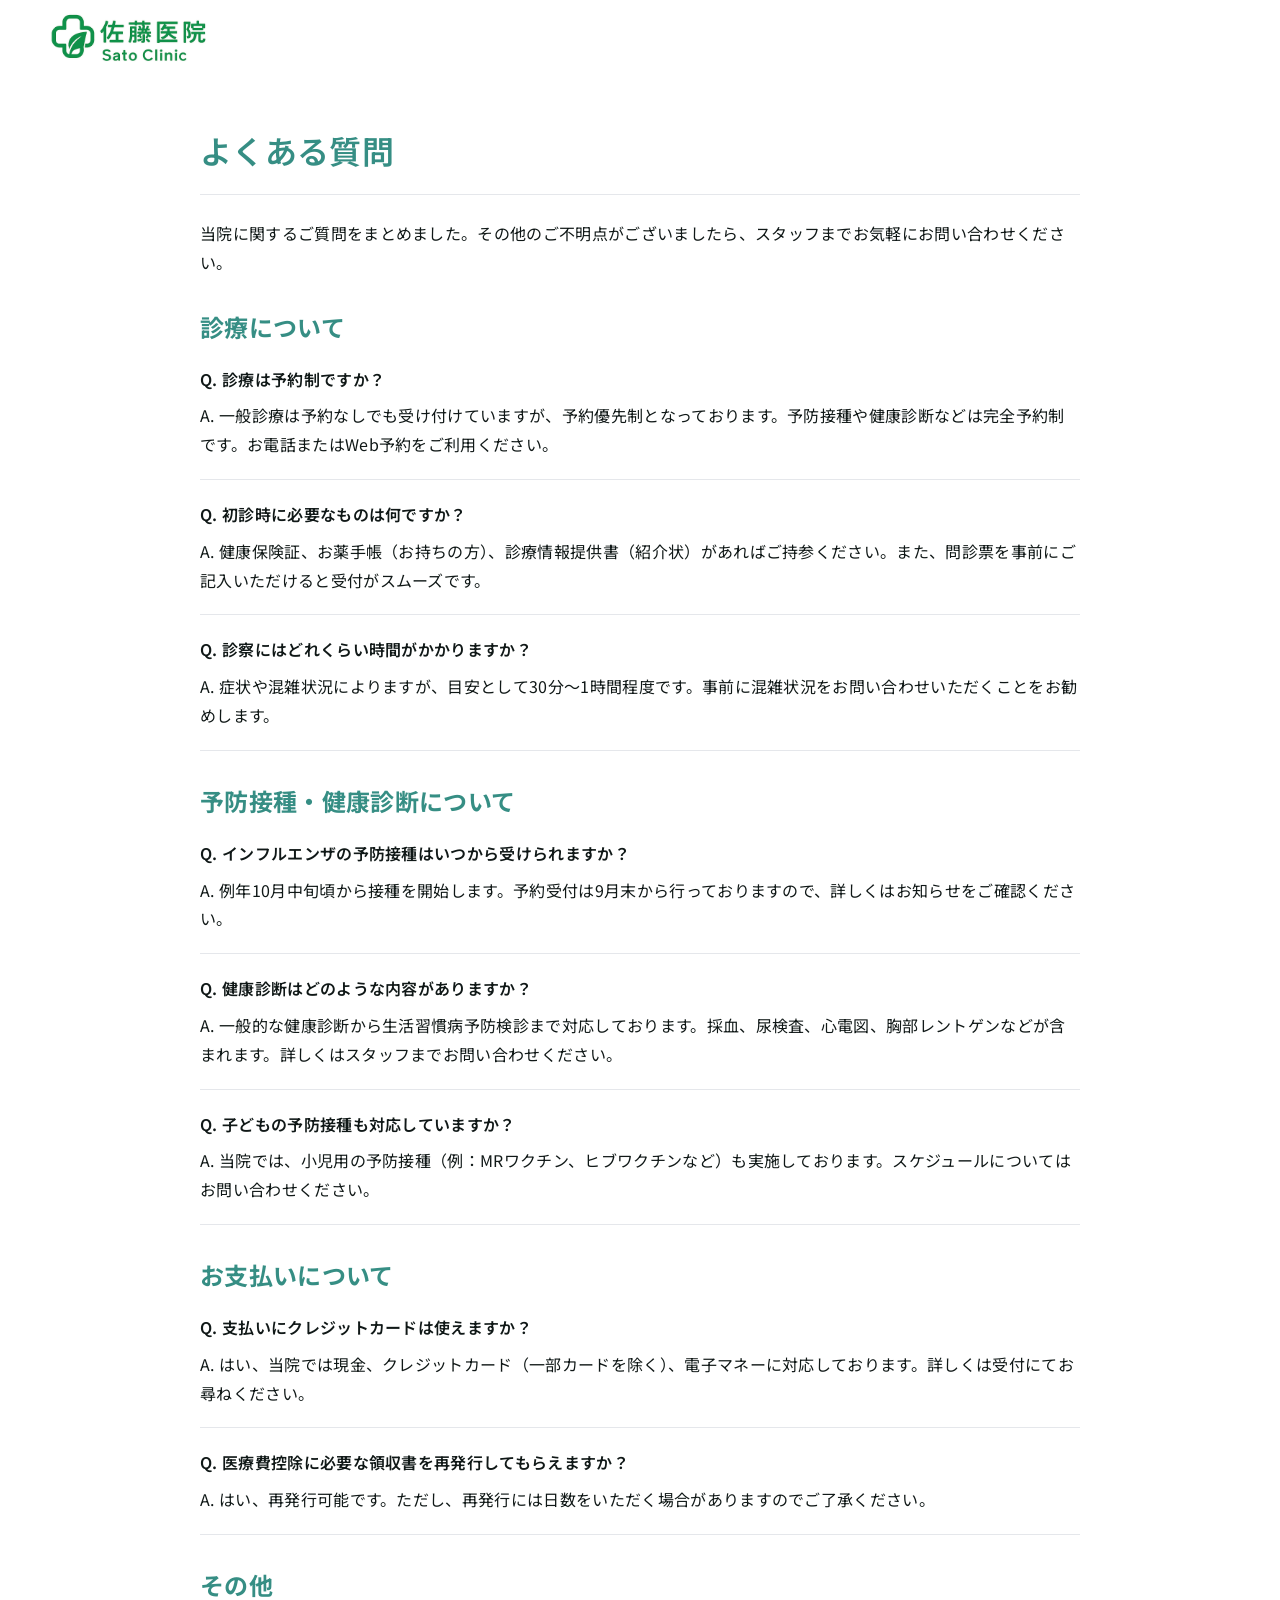
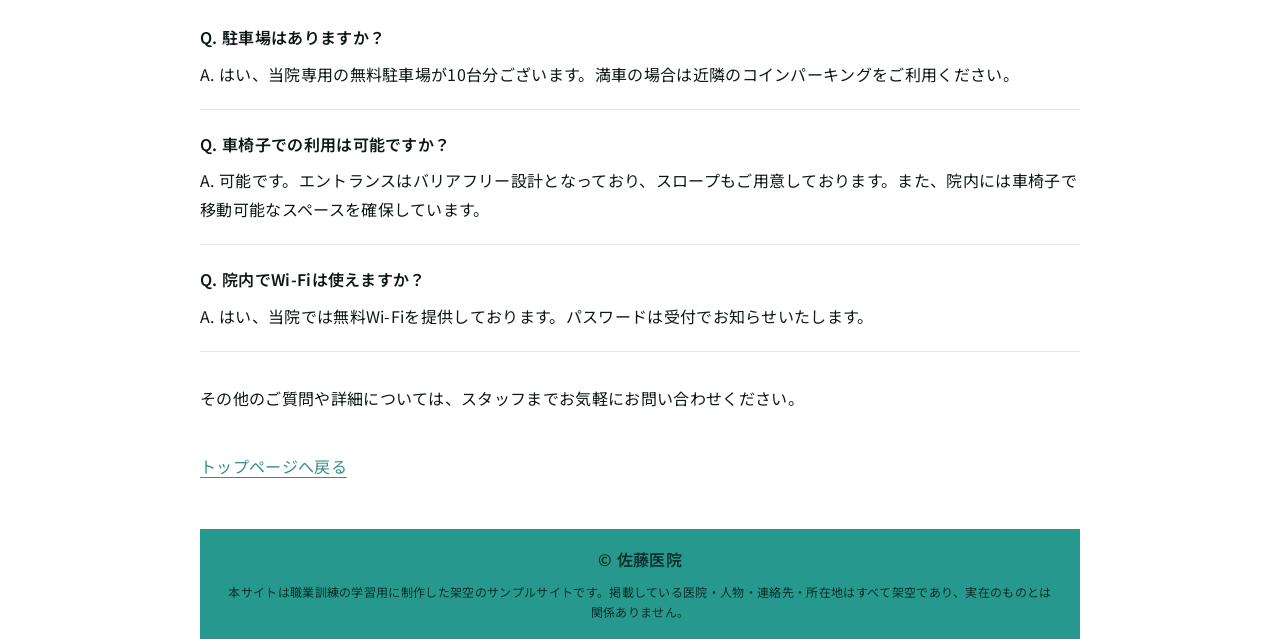
<file: faq.html>
<!DOCTYPE html>
<html lang="ja">
<head>
  <meta charset="UTF-8">
  <meta name="robots" content="noindex, nofollow">
  <meta name="viewport" content="width=device-width, initial-scale=1">
  <title>よくある質問 | 佐藤医院</title>
  <link rel="preconnect" href="https://fonts.googleapis.com">
  <link rel="preconnect" href="https://fonts.gstatic.com" crossorigin>
  <link href="https://fonts.googleapis.com/css2?family=Noto+Sans+JP:wght@400;500;600;700&display=swap" rel="stylesheet">
  <link rel="stylesheet" href="./css/style.css">
  <link rel="stylesheet" href="./css/responsive.css">
</head>
<body class="clinic-subpage">
  <header class="site-header">
    <div class="header-inner">
      <a class="brand" href="./index.html" aria-label="佐藤医院 トップへ">
        <img src="./assets/logo.png" alt="佐藤医院 Sato Clinic">
      </a>
    </div>
  </header>

  <main class="clinic-page">
    <h1>よくある質問</h1>
    <p>当院に関するご質問をまとめました。その他のご不明点がございましたら、スタッフまでお気軽にお問い合わせください。</p>

    <section class="faq-category" aria-labelledby="faq-treatment">
      <h2 id="faq-treatment">診療について</h2>
      <dl>
        <dt>Q. 診療は予約制ですか？</dt>
        <dd>A. 一般診療は予約なしでも受け付けていますが、予約優先制となっております。予防接種や健康診断などは完全予約制です。お電話またはWeb予約をご利用ください。</dd>
        <dt>Q. 初診時に必要なものは何ですか？</dt>
        <dd>A. 健康保険証、お薬手帳（お持ちの方）、診療情報提供書（紹介状）があればご持参ください。また、問診票を事前にご記入いただけると受付がスムーズです。</dd>
        <dt>Q. 診察にはどれくらい時間がかかりますか？</dt>
        <dd>A. 症状や混雑状況によりますが、目安として30分〜1時間程度です。事前に混雑状況をお問い合わせいただくことをお勧めします。</dd>
      </dl>
    </section>

    <section class="faq-category" aria-labelledby="faq-checkups">
      <h2 id="faq-checkups">予防接種・健康診断について</h2>
      <dl>
        <dt>Q. インフルエンザの予防接種はいつから受けられますか？</dt>
        <dd>A. 例年10月中旬頃から接種を開始します。予約受付は9月末から行っておりますので、詳しくはお知らせをご確認ください。</dd>
        <dt>Q. 健康診断はどのような内容がありますか？</dt>
        <dd>A. 一般的な健康診断から生活習慣病予防検診まで対応しております。採血、尿検査、心電図、胸部レントゲンなどが含まれます。詳しくはスタッフまでお問い合わせください。</dd>
        <dt>Q. 子どもの予防接種も対応していますか？</dt>
        <dd>A. 当院では、小児用の予防接種（例：MRワクチン、ヒブワクチンなど）も実施しております。スケジュールについてはお問い合わせください。</dd>
      </dl>
    </section>

    <section class="faq-category" aria-labelledby="faq-payment">
      <h2 id="faq-payment">お支払いについて</h2>
      <dl>
        <dt>Q. 支払いにクレジットカードは使えますか？</dt>
        <dd>A. はい、当院では現金、クレジットカード（一部カードを除く）、電子マネーに対応しております。詳しくは受付にてお尋ねください。</dd>
        <dt>Q. 医療費控除に必要な領収書を再発行してもらえますか？</dt>
        <dd>A. はい、再発行可能です。ただし、再発行には日数をいただく場合がありますのでご了承ください。</dd>
      </dl>
    </section>

    <section class="faq-category" aria-labelledby="faq-other">
      <h2 id="faq-other">その他</h2>
      <dl>
        <dt>Q. 駐車場はありますか？</dt>
        <dd>A. はい、当院専用の無料駐車場が10台分ございます。満車の場合は近隣のコインパーキングをご利用ください。</dd>
        <dt>Q. 車椅子での利用は可能ですか？</dt>
        <dd>A. 可能です。エントランスはバリアフリー設計となっており、スロープもご用意しております。また、院内には車椅子で移動可能なスペースを確保しています。</dd>
        <dt>Q. 院内でWi-Fiは使えますか？</dt>
        <dd>A. はい、当院では無料Wi-Fiを提供しております。パスワードは受付でお知らせいたします。</dd>
      </dl>
    </section>

    <p class="faq-closing">その他のご質問や詳細については、スタッフまでお気軽にお問い合わせください。</p>
    <a class="clinic-back-link" href="./index.html#access">トップページへ戻る</a>
  </main>

  <footer class="site-footer">
    <p>© 佐藤医院</p>
    <p class="site-disclaimer">本サイトは職業訓練の学習用に制作した架空のサンプルサイトです。掲載している医院・人物・連絡先・所在地はすべて架空であり、実在のものとは関係ありません。</p>
  </footer>
</body>
</html>
</file>
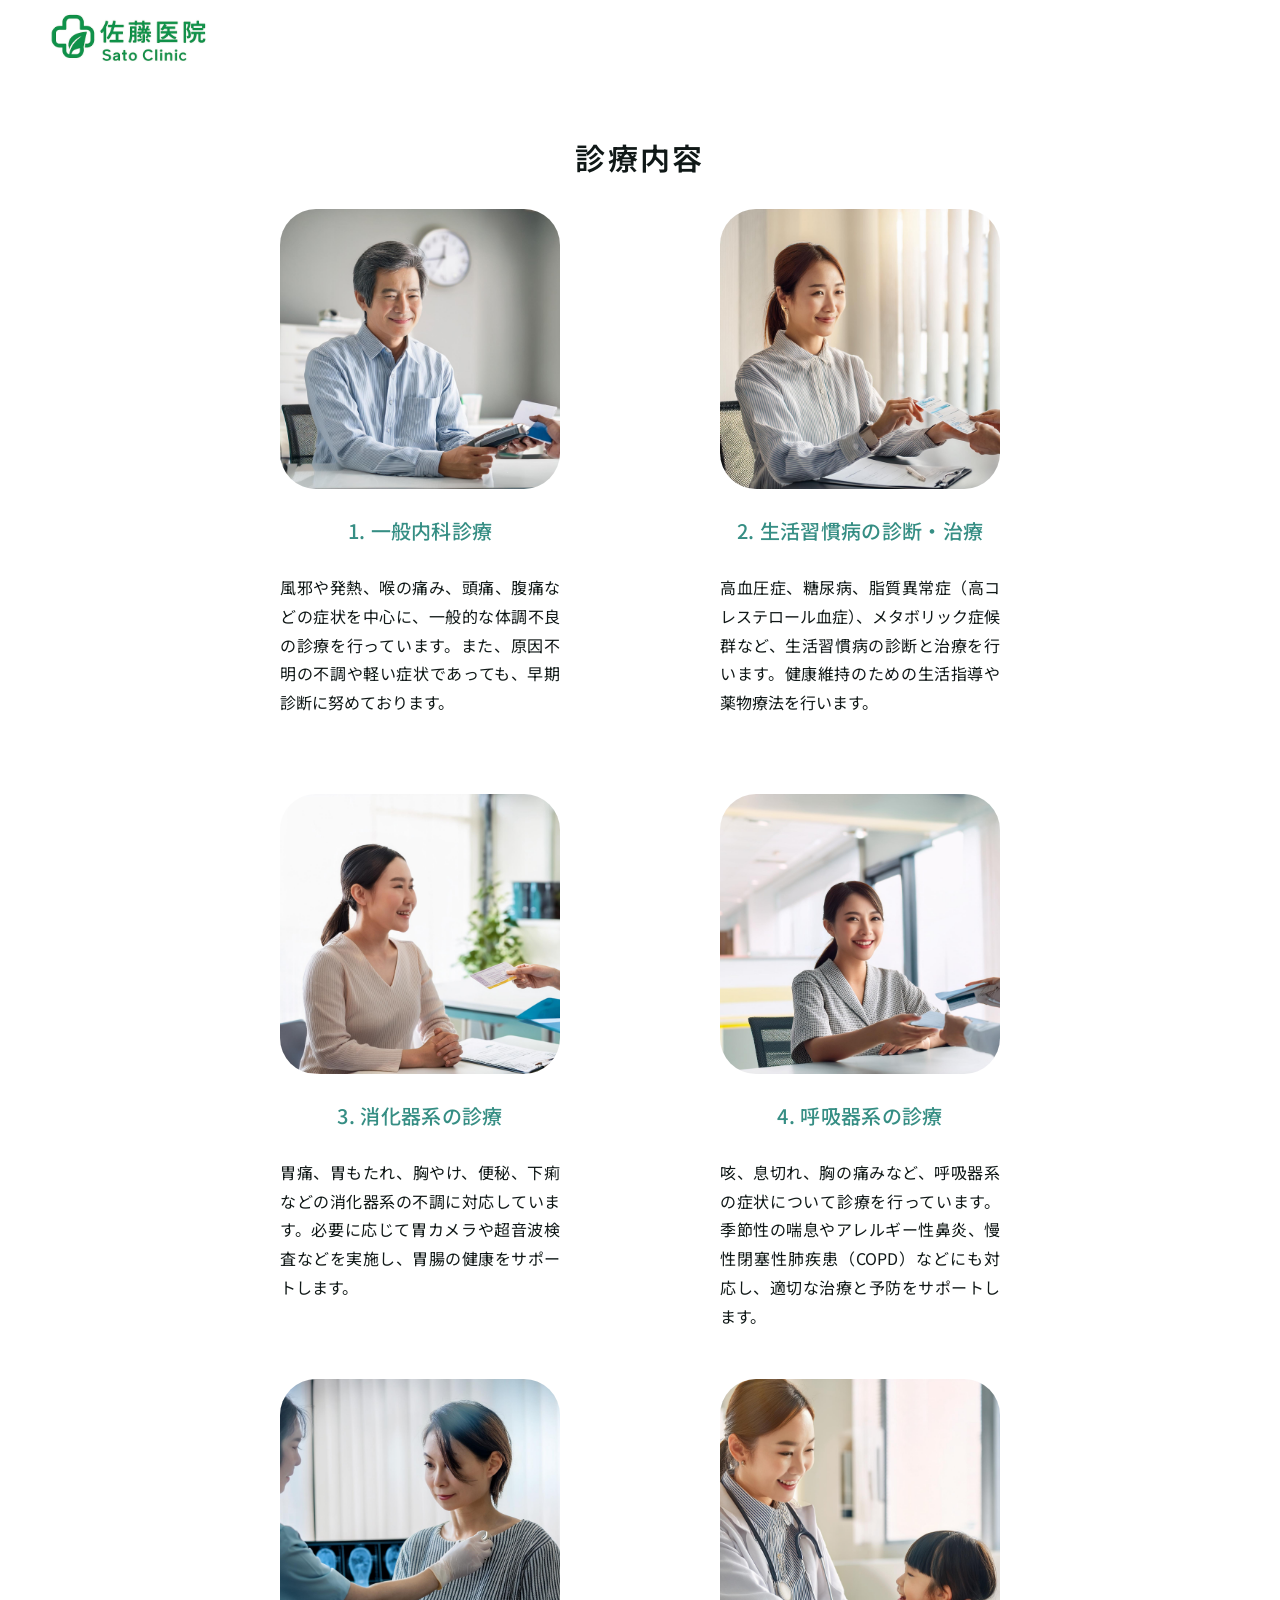
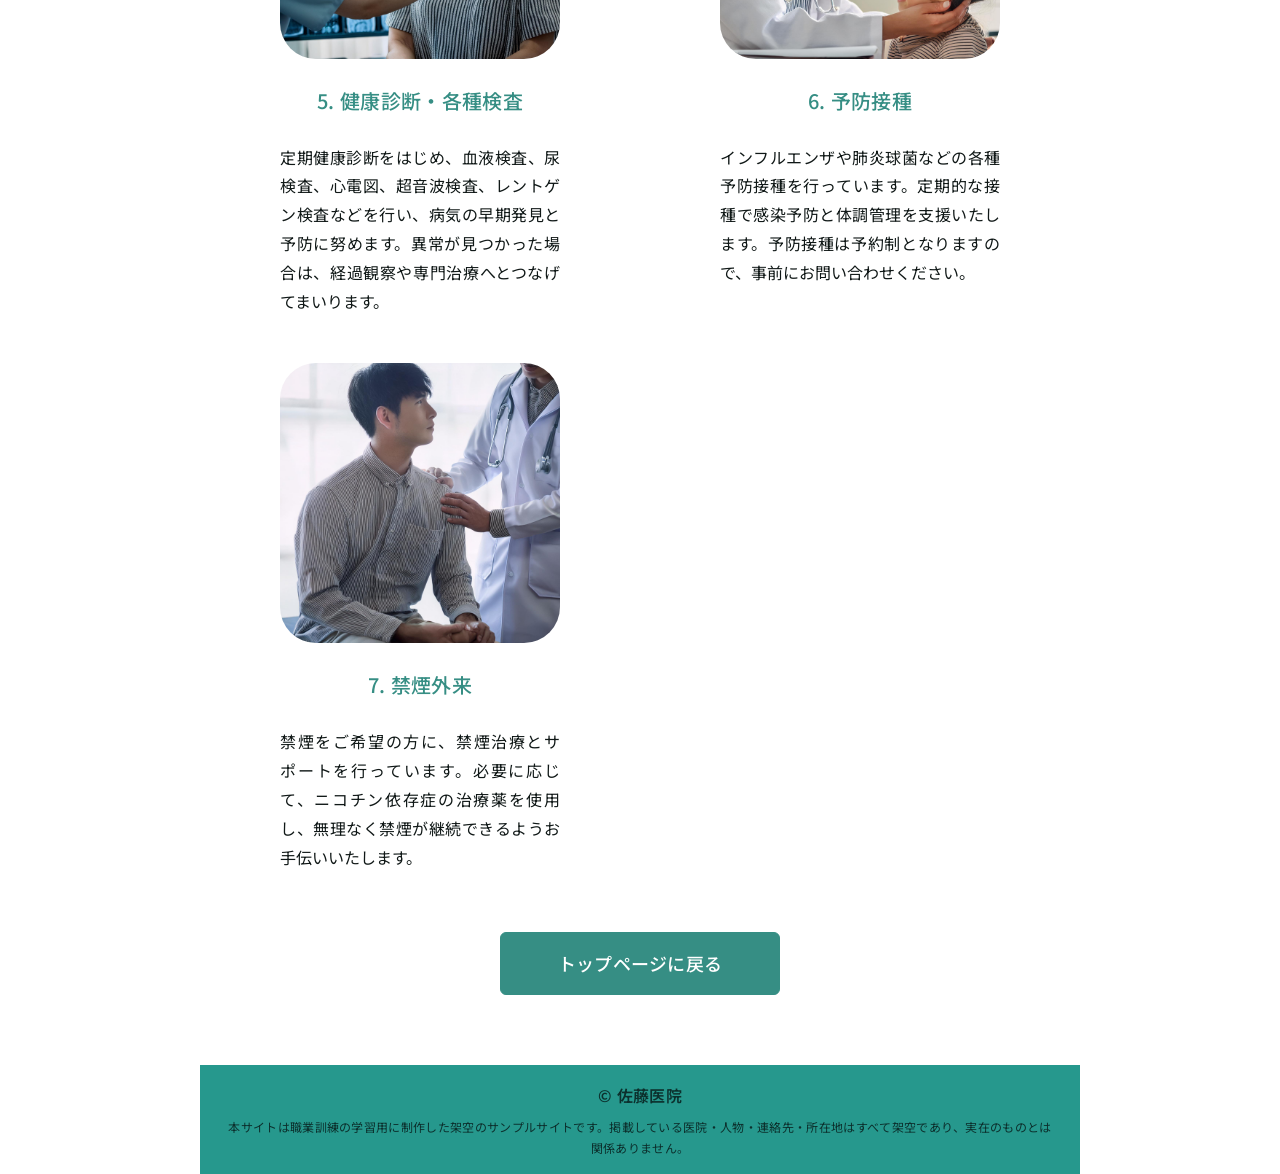
<file: medical.html>
<!DOCTYPE html>
<html lang="ja">
<head>
  <meta charset="UTF-8">
  <meta name="robots" content="noindex, nofollow">
  <meta name="viewport" content="width=device-width, initial-scale=1">
  <meta name="description" content="佐藤医院の診療内容をご案内します。一般内科診療から健康診断、予防接種、禁煙外来まで、7つの診療内容を掲載しています。">
  <title>診療内容 | 佐藤医院</title>
  <link rel="preconnect" href="https://fonts.googleapis.com">
  <link rel="preconnect" href="https://fonts.gstatic.com" crossorigin>
  <link href="https://fonts.googleapis.com/css2?family=Noto+Sans+JP:wght@400;500;600;700&display=swap" rel="stylesheet">
  <link rel="stylesheet" href="./css/style.css">
  <link rel="stylesheet" href="./css/responsive.css">
</head>
<body>
  <header class="site-header">
    <div class="header-inner">
      <a class="brand" href="./index.html" aria-label="佐藤医院 トップへ">
        <img src="./assets/logo.png" alt="佐藤医院 Sato Clinic">
      </a>
    </div>
  </header>

  <main class="medical-detail">
    <h1 class="section-title">診療内容</h1>
    <div class="medical-grid">
          <article class="medical-card">
            <img src="./assets/medical-1.jpg" alt="一般内科診療">
            <h3>1. 一般内科診療</h3>
            <p>風邪や発熱、喉の痛み、頭痛、腹痛などの症状を中心に、一般的な体調不良の診療を行っています。また、原因不明の不調や軽い症状であっても、早期診断に努めております。</p>
          </article>
          <article class="medical-card">
            <img src="./assets/medical-2.jpg" alt="生活習慣病の診断・治療">
            <h3>2. 生活習慣病の診断・治療</h3>
            <p>高血圧症、糖尿病、脂質異常症（高コレステロール血症）、メタボリック症候群など、生活習慣病の診断と治療を行います。健康維持のための生活指導や薬物療法を行います。</p>
          </article>
          <article class="medical-card">
            <img src="./assets/medical-3.jpg" alt="消化器系の診療">
            <h3>3. 消化器系の診療</h3>
            <p>胃痛、胃もたれ、胸やけ、便秘、下痢などの消化器系の不調に対応しています。必要に応じて胃カメラや超音波検査などを実施し、胃腸の健康をサポートします。</p>
          </article>
          <article class="medical-card">
            <img src="./assets/medical-4.jpg" alt="呼吸器系の診療">
            <h3>4. 呼吸器系の診療</h3>
            <p>咳、息切れ、胸の痛みなど、呼吸器系の症状について診療を行っています。季節性の喘息やアレルギー性鼻炎、慢性閉塞性肺疾患（COPD）などにも対応し、適切な治療と予防をサポートします。</p>
          </article>
          <article class="medical-card">
            <img src="./assets/patient_4.jpg" alt="健康診断・各種検査">
            <h3>5. 健康診断・各種検査</h3>
            <p>定期健康診断をはじめ、血液検査、尿検査、心電図、超音波検査、レントゲン検査などを行い、病気の早期発見と予防に努めます。異常が見つかった場合は、経過観察や専門治療へとつなげてまいります。</p>
          </article>
          <article class="medical-card">
            <img src="./assets/patient_1.jpg" alt="予防接種">
            <h3>6. 予防接種</h3>
            <p>インフルエンザや肺炎球菌などの各種予防接種を行っています。定期的な接種で感染予防と体調管理を支援いたします。予防接種は予約制となりますので、事前にお問い合わせください。</p>
          </article>
          <article class="medical-card">
            <img src="./assets/patient_2.jpg" alt="禁煙外来">
            <h3>7. 禁煙外来</h3>
            <p>禁煙をご希望の方に、禁煙治療とサポートを行っています。必要に応じて、ニコチン依存症の治療薬を使用し、無理なく禁煙が継続できるようお手伝いいたします。</p>
          </article>
    </div>
    <p class="medical-actions"><a class="medical-link" href="./index.html#medical">トップページに戻る</a></p>
  </main>

  <footer class="site-footer">
    <p>© 佐藤医院</p>
    <p class="site-disclaimer">本サイトは職業訓練の学習用に制作した架空のサンプルサイトです。掲載している医院・人物・連絡先・所在地はすべて架空であり、実在のものとは関係ありません。</p>
  </footer>
</body>
</html>
</file>
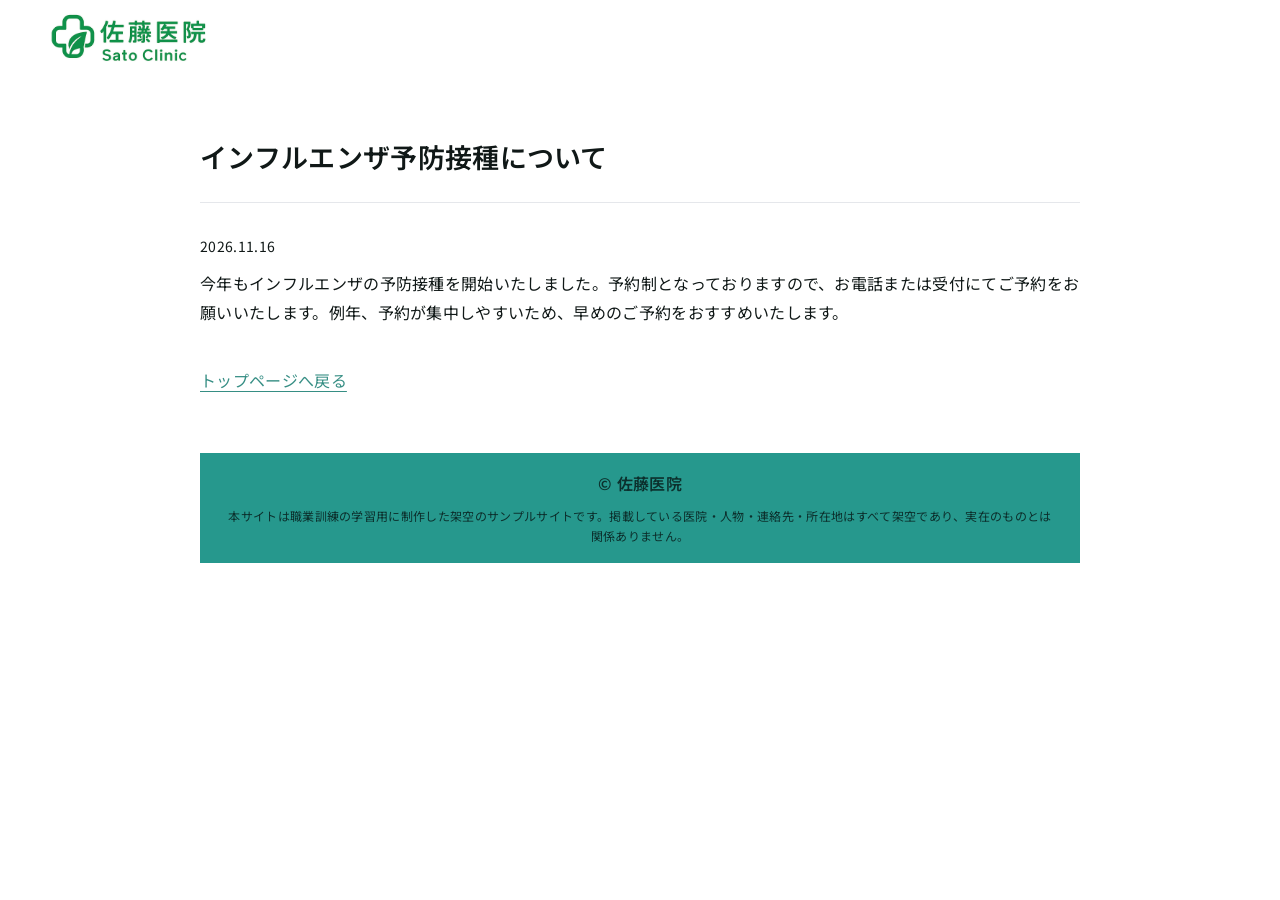
<file: news-1.html>
<!DOCTYPE html>
<html lang="ja">
<head>
  <meta charset="UTF-8">
  <meta name="robots" content="noindex, nofollow">
  <meta name="viewport" content="width=device-width, initial-scale=1">
  <meta name="description" content="インフルエンザ予防接種について。佐藤医院からのお知らせです。">
  <title>インフルエンザ予防接種について | 佐藤医院</title>
  <link rel="preconnect" href="https://fonts.googleapis.com">
  <link rel="preconnect" href="https://fonts.gstatic.com" crossorigin>
  <link href="https://fonts.googleapis.com/css2?family=Noto+Sans+JP:wght@400;500;600;700&display=swap" rel="stylesheet">
  <link rel="stylesheet" href="./css/style.css">
  <link rel="stylesheet" href="./css/responsive.css">
</head>
<body>
  <header class="site-header">
    <div class="header-inner">
      <a class="brand" href="./index.html" aria-label="佐藤医院 トップへ">
        <img src="./assets/logo.png" alt="佐藤医院 Sato Clinic">
      </a>
    </div>
  </header>

  <main class="news-detail">
    <article aria-labelledby="news-title">
      <h1 id="news-title">インフルエンザ予防接種について</h1>
      <time class="news-date" datetime="2026-11-16">2026.11.16</time>
      <p>今年もインフルエンザの予防接種を開始いたしました。予約制となっておりますので、お電話または受付にてご予約をお願いいたします。例年、予約が集中しやすいため、早めのご予約をおすすめいたします。</p>
    </article>
    <a class="news-back-link" href="./index.html#news">トップページへ戻る</a>
  </main>

  <footer class="site-footer">
    <p>© 佐藤医院</p>
    <p class="site-disclaimer">本サイトは職業訓練の学習用に制作した架空のサンプルサイトです。掲載している医院・人物・連絡先・所在地はすべて架空であり、実在のものとは関係ありません。</p>
  </footer>
</body>
</html>
</file>
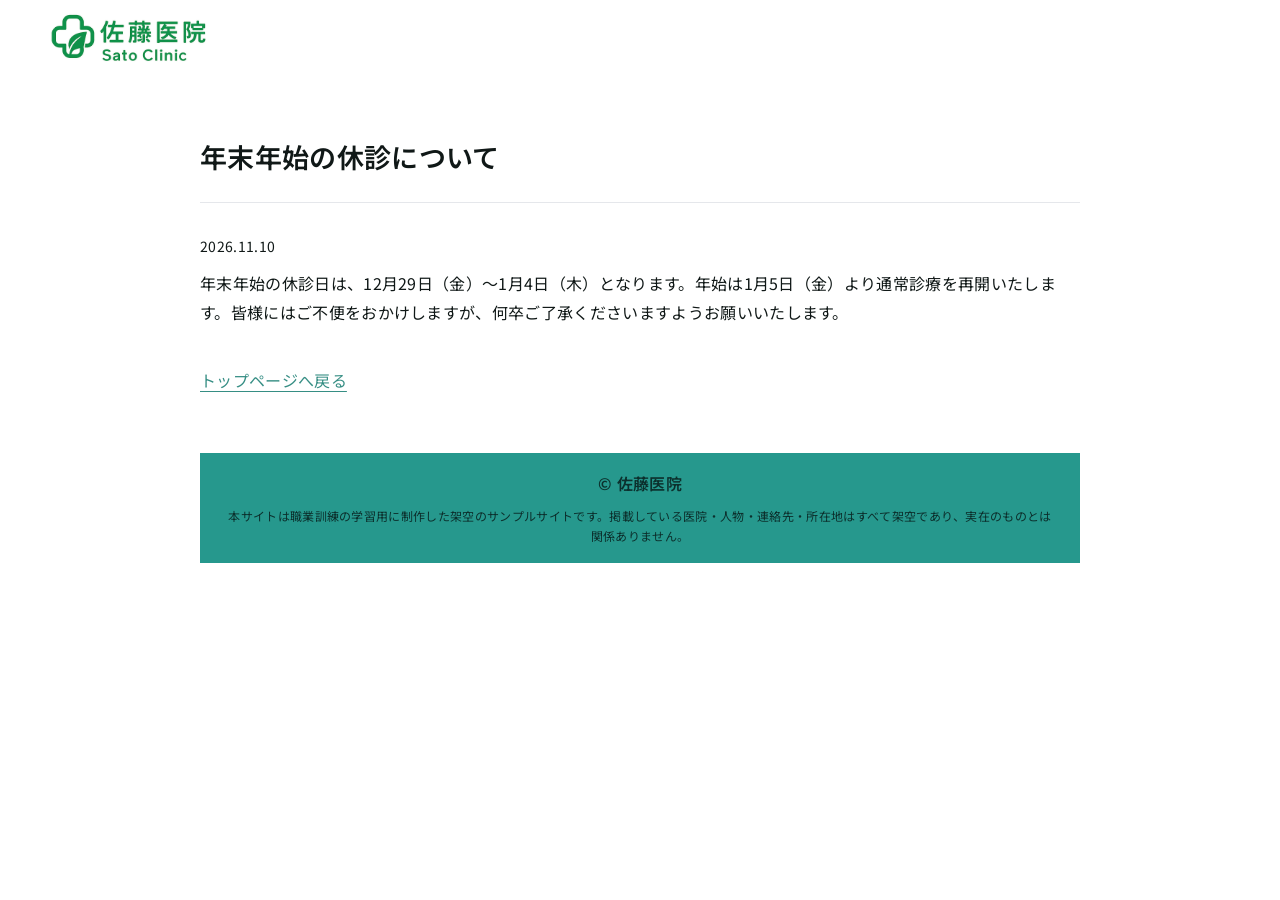
<file: news-2.html>
<!DOCTYPE html>
<html lang="ja">
<head>
  <meta charset="UTF-8">
  <meta name="robots" content="noindex, nofollow">
  <meta name="viewport" content="width=device-width, initial-scale=1">
  <meta name="description" content="年末年始の休診について。佐藤医院からのお知らせです。">
  <title>年末年始の休診について | 佐藤医院</title>
  <link rel="preconnect" href="https://fonts.googleapis.com">
  <link rel="preconnect" href="https://fonts.gstatic.com" crossorigin>
  <link href="https://fonts.googleapis.com/css2?family=Noto+Sans+JP:wght@400;500;600;700&display=swap" rel="stylesheet">
  <link rel="stylesheet" href="./css/style.css">
  <link rel="stylesheet" href="./css/responsive.css">
</head>
<body>
  <header class="site-header">
    <div class="header-inner">
      <a class="brand" href="./index.html" aria-label="佐藤医院 トップへ">
        <img src="./assets/logo.png" alt="佐藤医院 Sato Clinic">
      </a>
    </div>
  </header>

  <main class="news-detail">
    <article aria-labelledby="news-title">
      <h1 id="news-title">年末年始の休診について</h1>
      <time class="news-date" datetime="2026-11-10">2026.11.10</time>
      <p>年末年始の休診日は、12月29日（金）〜1月4日（木）となります。年始は1月5日（金）より通常診療を再開いたします。皆様にはご不便をおかけしますが、何卒ご了承くださいますようお願いいたします。</p>
    </article>
    <a class="news-back-link" href="./index.html#news">トップページへ戻る</a>
  </main>

  <footer class="site-footer">
    <p>© 佐藤医院</p>
    <p class="site-disclaimer">本サイトは職業訓練の学習用に制作した架空のサンプルサイトです。掲載している医院・人物・連絡先・所在地はすべて架空であり、実在のものとは関係ありません。</p>
  </footer>
</body>
</html>
</file>
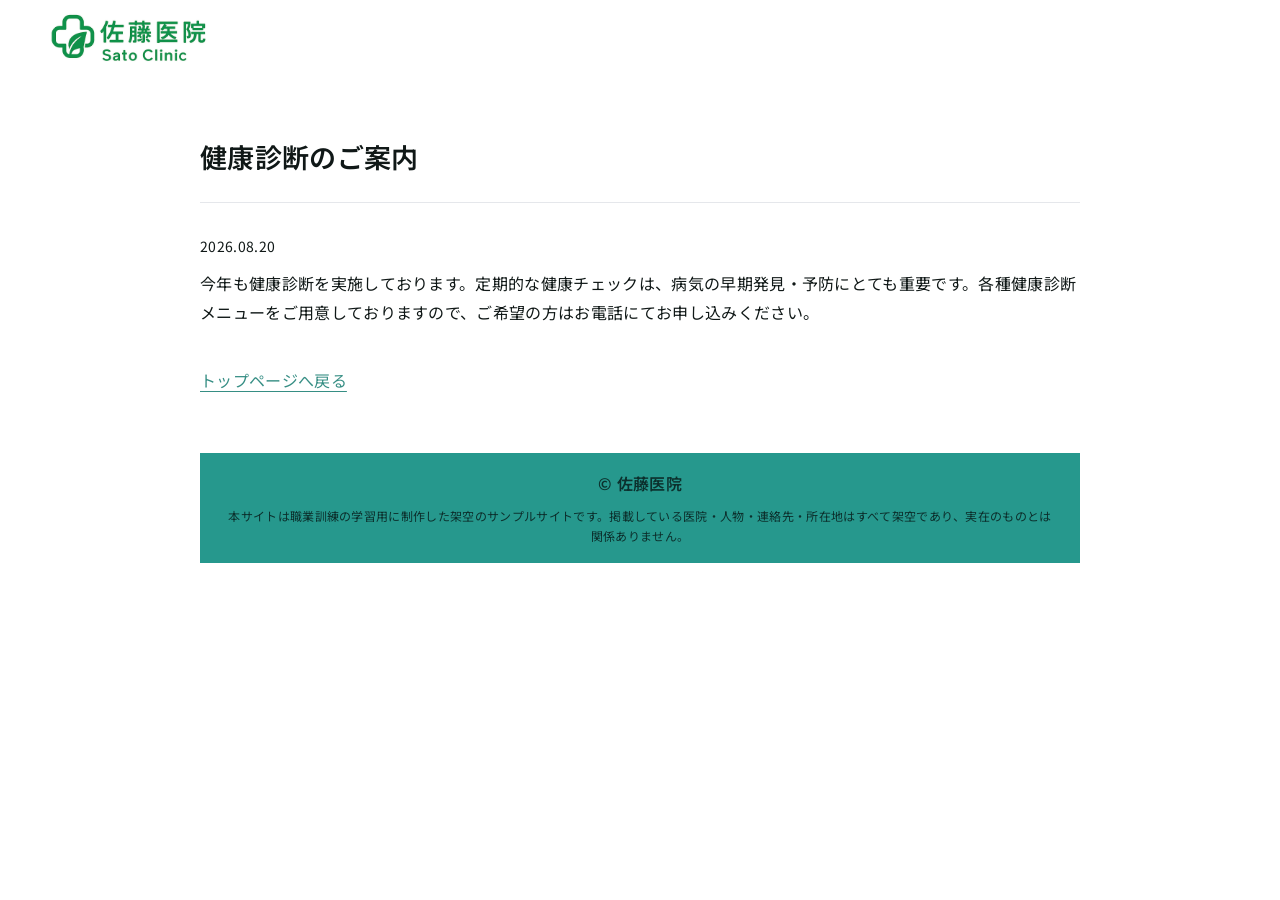
<file: news-3.html>
<!DOCTYPE html>
<html lang="ja">
<head>
  <meta charset="UTF-8">
  <meta name="robots" content="noindex, nofollow">
  <meta name="viewport" content="width=device-width, initial-scale=1">
  <meta name="description" content="健康診断のご案内。佐藤医院からのお知らせです。">
  <title>健康診断のご案内 | 佐藤医院</title>
  <link rel="preconnect" href="https://fonts.googleapis.com">
  <link rel="preconnect" href="https://fonts.gstatic.com" crossorigin>
  <link href="https://fonts.googleapis.com/css2?family=Noto+Sans+JP:wght@400;500;600;700&display=swap" rel="stylesheet">
  <link rel="stylesheet" href="./css/style.css">
  <link rel="stylesheet" href="./css/responsive.css">
</head>
<body>
  <header class="site-header">
    <div class="header-inner">
      <a class="brand" href="./index.html" aria-label="佐藤医院 トップへ">
        <img src="./assets/logo.png" alt="佐藤医院 Sato Clinic">
      </a>
    </div>
  </header>

  <main class="news-detail">
    <article aria-labelledby="news-title">
      <h1 id="news-title">健康診断のご案内</h1>
      <time class="news-date" datetime="2026-08-20">2026.08.20</time>
      <p>今年も健康診断を実施しております。定期的な健康チェックは、病気の早期発見・予防にとても重要です。各種健康診断メニューをご用意しておりますので、ご希望の方はお電話にてお申し込みください。</p>
    </article>
    <a class="news-back-link" href="./index.html#news">トップページへ戻る</a>
  </main>

  <footer class="site-footer">
    <p>© 佐藤医院</p>
    <p class="site-disclaimer">本サイトは職業訓練の学習用に制作した架空のサンプルサイトです。掲載している医院・人物・連絡先・所在地はすべて架空であり、実在のものとは関係ありません。</p>
  </footer>
</body>
</html>
</file>
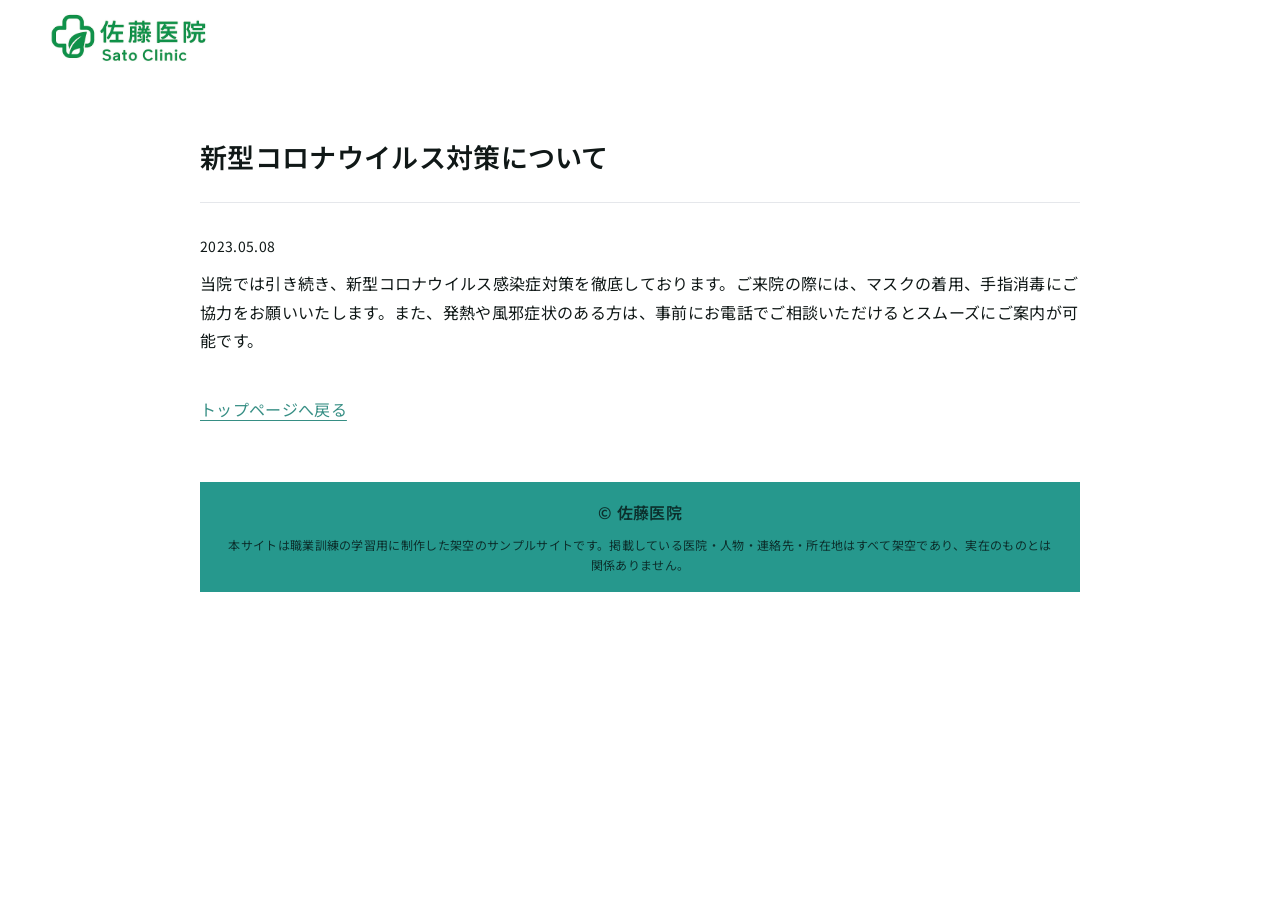
<file: news-4.html>
<!DOCTYPE html>
<html lang="ja">
<head>
  <meta charset="UTF-8">
  <meta name="robots" content="noindex, nofollow">
  <meta name="viewport" content="width=device-width, initial-scale=1">
  <meta name="description" content="新型コロナウイルス対策について。佐藤医院からのお知らせです。">
  <title>新型コロナウイルス対策について | 佐藤医院</title>
  <link rel="preconnect" href="https://fonts.googleapis.com">
  <link rel="preconnect" href="https://fonts.gstatic.com" crossorigin>
  <link href="https://fonts.googleapis.com/css2?family=Noto+Sans+JP:wght@400;500;600;700&display=swap" rel="stylesheet">
  <link rel="stylesheet" href="./css/style.css">
  <link rel="stylesheet" href="./css/responsive.css">
</head>
<body>
  <header class="site-header">
    <div class="header-inner">
      <a class="brand" href="./index.html" aria-label="佐藤医院 トップへ">
        <img src="./assets/logo.png" alt="佐藤医院 Sato Clinic">
      </a>
    </div>
  </header>

  <main class="news-detail">
    <article aria-labelledby="news-title">
      <h1 id="news-title">新型コロナウイルス対策について</h1>
      <time class="news-date" datetime="2023-05-08">2023.05.08</time>
      <p>当院では引き続き、新型コロナウイルス感染症対策を徹底しております。ご来院の際には、マスクの着用、手指消毒にご協力をお願いいたします。また、発熱や風邪症状のある方は、事前にお電話でご相談いただけるとスムーズにご案内が可能です。</p>
    </article>
    <a class="news-back-link" href="./index.html#news">トップページへ戻る</a>
  </main>

  <footer class="site-footer">
    <p>© 佐藤医院</p>
    <p class="site-disclaimer">本サイトは職業訓練の学習用に制作した架空のサンプルサイトです。掲載している医院・人物・連絡先・所在地はすべて架空であり、実在のものとは関係ありません。</p>
  </footer>
</body>
</html>
</file>
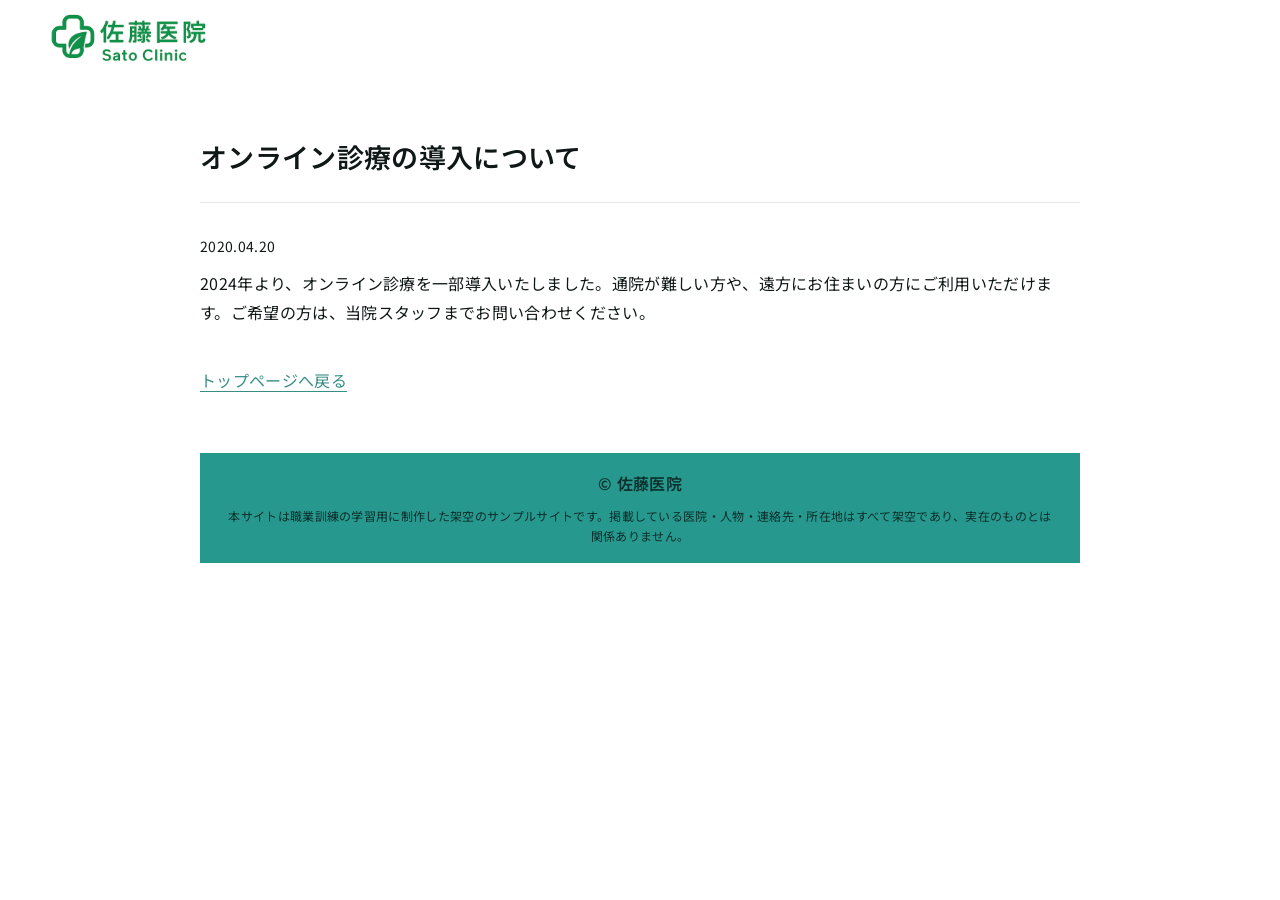
<file: news-5.html>
<!DOCTYPE html>
<html lang="ja">
<head>
  <meta charset="UTF-8">
  <meta name="robots" content="noindex, nofollow">
  <meta name="viewport" content="width=device-width, initial-scale=1">
  <meta name="description" content="オンライン診療の導入について。佐藤医院からのお知らせです。">
  <title>オンライン診療の導入について | 佐藤医院</title>
  <link rel="preconnect" href="https://fonts.googleapis.com">
  <link rel="preconnect" href="https://fonts.gstatic.com" crossorigin>
  <link href="https://fonts.googleapis.com/css2?family=Noto+Sans+JP:wght@400;500;600;700&display=swap" rel="stylesheet">
  <link rel="stylesheet" href="./css/style.css">
  <link rel="stylesheet" href="./css/responsive.css">
</head>
<body>
  <header class="site-header">
    <div class="header-inner">
      <a class="brand" href="./index.html" aria-label="佐藤医院 トップへ">
        <img src="./assets/logo.png" alt="佐藤医院 Sato Clinic">
      </a>
    </div>
  </header>

  <main class="news-detail">
    <article aria-labelledby="news-title">
      <h1 id="news-title">オンライン診療の導入について</h1>
      <time class="news-date" datetime="2020-04-20">2020.04.20</time>
      <p>2024年より、オンライン診療を一部導入いたしました。通院が難しい方や、遠方にお住まいの方にご利用いただけます。ご希望の方は、当院スタッフまでお問い合わせください。</p>
    </article>
    <a class="news-back-link" href="./index.html#news">トップページへ戻る</a>
  </main>

  <footer class="site-footer">
    <p>© 佐藤医院</p>
    <p class="site-disclaimer">本サイトは職業訓練の学習用に制作した架空のサンプルサイトです。掲載している医院・人物・連絡先・所在地はすべて架空であり、実在のものとは関係ありません。</p>
  </footer>
</body>
</html>
</file>
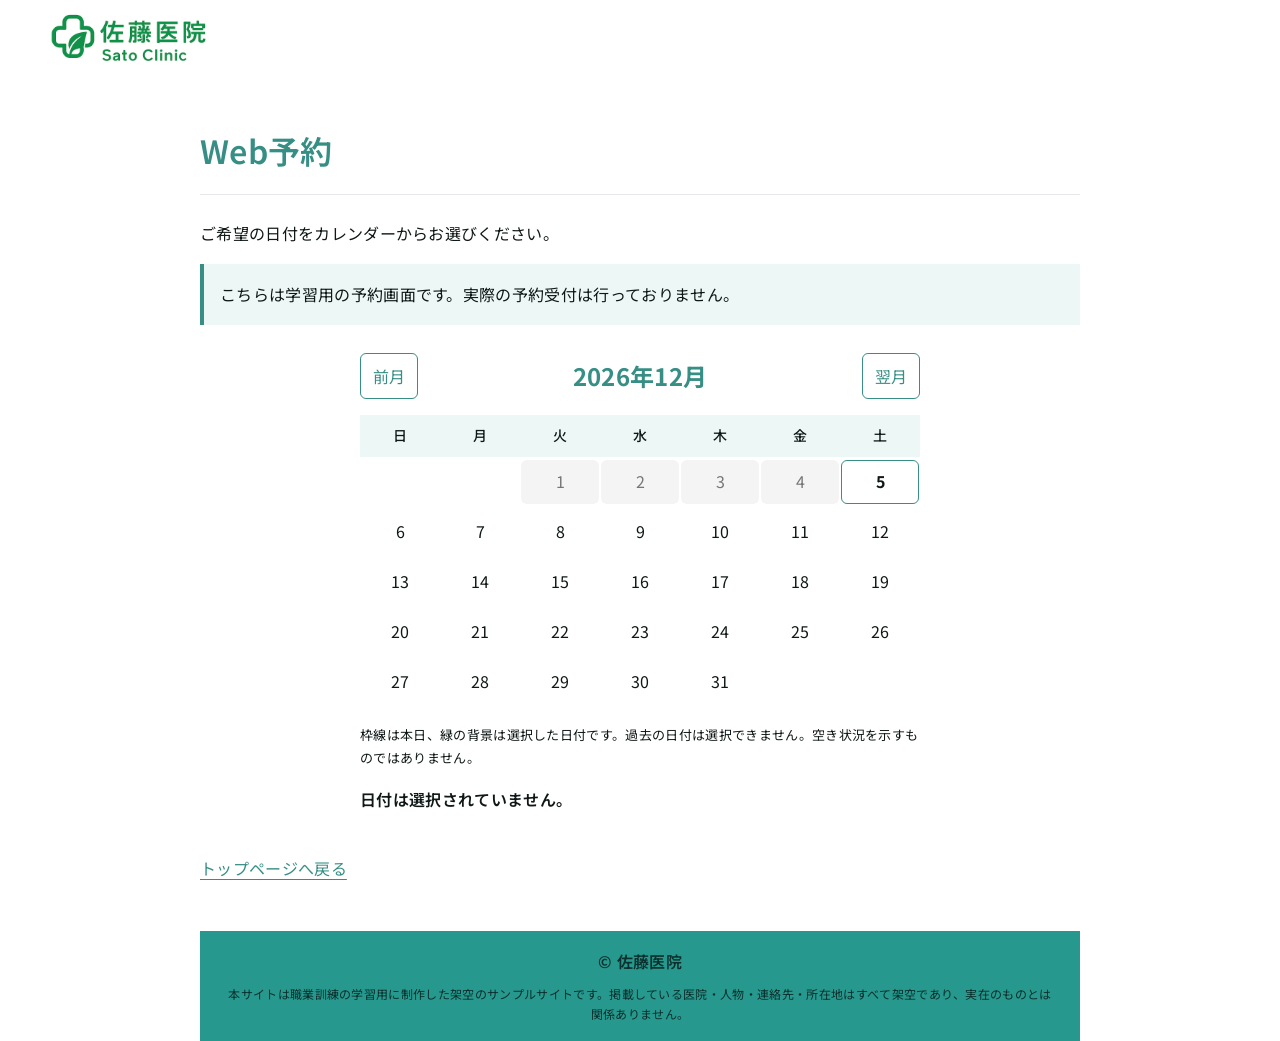
<file: reservation.html>
<!DOCTYPE html>
<html lang="ja">
<head>
  <meta charset="UTF-8">
  <meta name="robots" content="noindex, nofollow">
  <meta name="viewport" content="width=device-width, initial-scale=1">
  <title>Web予約 | 佐藤医院</title>
  <link rel="preconnect" href="https://fonts.googleapis.com">
  <link rel="preconnect" href="https://fonts.gstatic.com" crossorigin>
  <link href="https://fonts.googleapis.com/css2?family=Noto+Sans+JP:wght@400;500;600;700&display=swap" rel="stylesheet">
  <link rel="stylesheet" href="./css/style.css">
  <link rel="stylesheet" href="./css/responsive.css">
</head>
<body class="clinic-subpage">
  <header class="site-header">
    <div class="header-inner">
      <a class="brand" href="./index.html" aria-label="佐藤医院 トップへ">
        <img src="./assets/logo.png" alt="佐藤医院 Sato Clinic">
      </a>
    </div>
  </header>

  <main class="clinic-page">
    <h1>Web予約</h1>
    <p>ご希望の日付をカレンダーからお選びください。</p>
    <p class="learning-notice">こちらは学習用の予約画面です。実際の予約受付は行っておりません。</p>
    <section class="reservation-calendar" aria-labelledby="calendar-month">
      <div class="calendar-navigation">
        <button type="button" id="calendar-previous" aria-label="前月を表示">前月</button>
        <h2 id="calendar-month" aria-live="polite"></h2>
        <button type="button" id="calendar-next" aria-label="翌月を表示">翌月</button>
      </div>
      <table class="calendar-table" aria-labelledby="calendar-month">
        <thead>
          <tr><th scope="col">日</th><th scope="col">月</th><th scope="col">火</th><th scope="col">水</th><th scope="col">木</th><th scope="col">金</th><th scope="col">土</th></tr>
        </thead>
        <tbody id="calendar-days"></tbody>
      </table>
      <p class="calendar-legend">枠線は本日、緑の背景は選択した日付です。過去の日付は選択できません。空き状況を示すものではありません。</p>
      <p class="calendar-selection" id="calendar-selection" role="status">日付は選択されていません。</p>
    </section>
    <noscript><p>日付を選択するには、JavaScriptを有効にしてください。</p></noscript>
    <a class="clinic-back-link" href="./index.html#hours">トップページへ戻る</a>
  </main>

  <footer class="site-footer">
    <p>© 佐藤医院</p>
    <p class="site-disclaimer">本サイトは職業訓練の学習用に制作した架空のサンプルサイトです。掲載している医院・人物・連絡先・所在地はすべて架空であり、実在のものとは関係ありません。</p>
  </footer>
  <script>
    (() => {
      const monthHeading = document.querySelector('#calendar-month');
      const days = document.querySelector('#calendar-days');
      const selection = document.querySelector('#calendar-selection');
      const now = new Date();
      let visibleMonth = new Date(now.getFullYear(), now.getMonth(), 1);
      let selectedDate = '';

      function dateKey(date) {
        return `${date.getFullYear()}-${String(date.getMonth() + 1).padStart(2, '0')}-${String(date.getDate()).padStart(2, '0')}`;
      }

      function renderCalendar() {
        const today = new Date();
        today.setHours(0, 0, 0, 0);
        const year = visibleMonth.getFullYear();
        const month = visibleMonth.getMonth();
        monthHeading.textContent = `${year}年${month + 1}月`;
        days.replaceChildren();
        const firstWeekday = visibleMonth.getDay();
        const lastDay = new Date(year, month + 1, 0).getDate();
        const cellCount = Math.ceil((firstWeekday + lastDay) / 7) * 7;
        let row;

        for (let cell = 0; cell < cellCount; cell++) {
          if (cell % 7 === 0) {
            row = document.createElement('tr');
            days.append(row);
          }
          const td = document.createElement('td');
          row.append(td);
          const day = cell - firstWeekday + 1;
          if (day < 1 || day > lastDay) continue;
          const date = new Date(year, month, day);
          const key = dateKey(date);
          const button = document.createElement('button');
          button.type = 'button';
          button.className = 'calendar-day';
          button.textContent = day;
          button.dataset.date = key;
          button.setAttribute('aria-label', `${year}年${month + 1}月${day}日`);
          button.setAttribute('aria-pressed', String(key === selectedDate));
          if (key === dateKey(today)) button.setAttribute('aria-current', 'date');
          button.disabled = date < today;
          td.append(button);
        }
      }

      document.querySelector('#calendar-previous').addEventListener('click', () => {
        visibleMonth = new Date(visibleMonth.getFullYear(), visibleMonth.getMonth() - 1, 1);
        renderCalendar();
      });
      document.querySelector('#calendar-next').addEventListener('click', () => {
        visibleMonth = new Date(visibleMonth.getFullYear(), visibleMonth.getMonth() + 1, 1);
        renderCalendar();
      });
      days.addEventListener('click', (event) => {
        const button = event.target.closest('.calendar-day');
        if (!button || button.disabled) return;
        const currentDay = new Date();
        currentDay.setHours(0, 0, 0, 0);
        if (button.dataset.date < dateKey(currentDay)) {
          renderCalendar();
          return;
        }
        selectedDate = button.dataset.date;
        days.querySelectorAll('.calendar-day').forEach(day => {
          day.setAttribute('aria-pressed', String(day === button));
        });
        selection.textContent = `選択した日付：${selectedDate.replaceAll('-', '.')}（予約は確定していません）`;
      });
      renderCalendar();
    })();
  </script>
</body>
</html>
</file>
<file: css/style.css>
@charset "UTF-8";

:root {
  --green: #26988d;
  --deep-green: #19786f;
  --tint: #edf8f6;
  --text: #101817;
  --red: #d95a5a;
}

* { box-sizing: border-box; }
html { scroll-behavior: smooth; scroll-padding-top: 78px; }
body {
  margin: 0;
  min-width: 1440px;
  color: var(--text);
  background: #fff;
  font-family: "Noto Sans JP", "Hiragino Kaku Gothic ProN", "Yu Gothic", Meiryo, sans-serif;
  font-size: 16px;
  line-height: 1.8;
  letter-spacing: .02em;
}
img { display: block; max-width: 100%; }
a { color: inherit; text-decoration: none; }

.site-header {
  position: sticky;
  top: 0;
  z-index: 10;
  height: 82px;
  background: #fff;
}
.header-inner {
  position: relative;
  width: 1200px;
  height: 82px;
  margin: 0 auto;
  display: flex;
  align-items: center;
  justify-content: space-between;
}
.brand img {
  width: 190px;
  height: auto;
}
.global-nav {
  position: absolute;
  top: 100%;
  right: 0;
  width: 240px;
  display: flex;
  flex-direction: column;
  padding: 12px 0;
  background: #fff;
  border-radius: 0 0 12px 12px;
  box-shadow: 0 8px 24px rgba(0,0,0,.12);
  font-size: 14px;
  font-weight: 600;
  white-space: nowrap;
}
.global-nav[hidden] { display: none; }
.global-nav a { display: block; padding: 12px 24px; }
.global-nav a:hover,
.global-nav a:focus-visible { color: var(--deep-green); background: var(--tint); }
.menu-toggle {
  width: 48px;
  height: 48px;
  padding: 10px 8px;
  display: flex;
  flex-direction: column;
  justify-content: center;
  gap: 7px;
  border: 0;
  border-radius: 6px;
  background: transparent;
  color: var(--deep-green);
  cursor: pointer;
}
.menu-toggle span {
  display: block;
  width: 32px;
  height: 2px;
  background: currentColor;
}
.menu-toggle:hover { background: var(--tint); }
.menu-toggle:focus-visible { outline: 2px solid var(--deep-green); outline-offset: 3px; }
.menu-toggle[aria-expanded="true"] span:nth-child(1) { transform: translateY(9px) rotate(45deg); }
.menu-toggle[aria-expanded="true"] span:nth-child(2) { opacity: 0; }
.menu-toggle[aria-expanded="true"] span:nth-child(3) { transform: translateY(-9px) rotate(-45deg); }

.hero {
  position: relative;
  width: 1440px;
  height: 690px;
  margin: 0 auto;
  overflow: hidden;
}
.hero > img {
  position: absolute;
  inset: 0;
  width: 100%;
  height: 100%;
  object-fit: cover;
  object-position: center 54%;
  opacity: 0;
  transition: opacity 1s ease;
}
.hero > img.is-active { opacity: 1; }
.hero-copy {
  position: absolute;
  left: calc(50% - 440px);
  bottom: 78px;
  background: rgba(255,255,255,.96);
  border-left: 8px solid var(--green);
  padding: 14px 22px 16px;
  font-size: 30px;
  font-weight: 700;
  letter-spacing: .06em;
  box-shadow: 0 2px 5px rgba(0,0,0,.08);
}
.hero-copy .hero-character {
  animation: hero-character-fade 0.6s ease both;
}
@keyframes hero-character-fade {
  from { opacity: 0; }
  to { opacity: 1; }
}
@media (prefers-reduced-motion: reduce) {
  .hero > img { transition: none; }
  .hero-copy .hero-character { animation: none; }
}

.content { width: 880px; margin: 0 auto; }
.text-content { width: 760px; }
.narrow { width: 760px; }
.tint-section { background: var(--tint); }
.section-title {
  margin: 0 0 36px;
  text-align: center;
  font-size: 27px;
  line-height: 1.3;
  font-weight: 600;
  letter-spacing: .08em;
}

.hours-section { padding: 62px 0 58px; }
.hours-section .section-title { margin-bottom: 30px; }
.hours-table {
  width: 600px;
  margin: 0 auto;
  border-collapse: collapse;
  table-layout: fixed;
  font-size: 15px;
  text-align: center;
  background: #fff;
}
.hours-table th,
.hours-table td {
  height: 52px;
  border: 1px solid #707070;
  padding: 4px 5px;
  font-weight: 500;
}
.hours-table thead th:first-child,
.hours-table tbody th { width: 180px; }
.hours-table thead th:not(:first-child) { width: 60px; }
.hours-table tbody th,
.hours-table tbody td { background: #FFFDF5; }
.hours-table thead th:nth-child(5),
.hours-table thead th:nth-child(8) { color: var(--red); }
.hours-table .closed { color: var(--red); }
.hours-notes {
  width: 650px;
  margin: 27px auto 0;
  text-align: center;
  font-size: 13px;
  line-height: 1.6;
}
.hours-notes p { margin: 2px 0; }
.small-note { font-size: 11px; }

.news-section { padding: 62px 0 66px; }
.news-section > .content { width: 880px; }
.news-section .section-title { margin-bottom: 32px; }
.news-list {
  width: 100%;
  margin: 0 auto;
  padding: 0;
  list-style: none;
}
.news-list li {
  margin: 0;
  padding: 0;
  border-bottom: 1px solid #E5E7EB;
}
.news-list li:first-child { border-top: 1px solid #E5E7EB; }
.news-list h3 {
  margin: 0;
  font-size: 16px;
  line-height: 1.5;
  font-weight: 600;
}
.news-list a {
  display: flex;
  align-items: center;
  justify-content: space-between;
  gap: 24px;
  padding: 22px 16px;
}
.news-arrow {
  flex-shrink: 0;
  color: #368E84;
  font-size: 28px;
  line-height: 1;
}
.news-list a:hover { text-decoration: underline; text-underline-offset: 4px; }
.news-list a:focus-visible,
.news-back-link:focus-visible { outline: 2px solid #368E84; outline-offset: 3px; }

.news-detail {
  width: 880px;
  margin: 0 auto;
  padding: 59px 0 58px;
}
.news-detail h1 {
  margin: 0 0 32px;
  padding-bottom: 24px;
  border-bottom: 1px solid #E5E7EB;
  font-size: 27px;
  line-height: 1.5;
  font-weight: 600;
}
.news-detail p { margin: 0; }
.news-back-link {
  display: inline-block;
  margin-top: 40px;
  color: #368E84;
  text-decoration: underline;
  text-underline-offset: 4px;
}

.greeting-section { padding: 63px 0 72px; }
.greeting-photo {
  width: 710px;
  height: 342px;
  margin: 0 auto 42px;
  object-fit: cover;
  border-radius: 46px;
}
.greeting-copy {
  width: 680px;
  margin: 0 auto;
  font-size: 14px;
  line-height: 1.78;
}
.greeting-copy p { margin: 0 0 18px; }
.signature { text-align: right; padding-top: 8px; font-weight: 600; }

.medical-section { padding: 64px 0 76px; }
.medical-grid {
  width: 730px;
  margin: 0 auto;
  display: grid;
  grid-template-columns: 1fr 1fr;
  column-gap: 78px;
  row-gap: 72px;
}
.medical-card img {
  width: 326px;
  height: 285px;
  object-fit: cover;
  object-position: left center;
  border-radius: 40px;
}
.medical-card:nth-child(4) img { object-position: 8% center; }
.medical-card h3 {
  margin: 18px 0 12px;
  text-align: center;
  color: var(--green);
  font-size: 18px;
  font-weight: 500;
}
.medical-card p {
  margin: 0;
  font-size: 13px;
  line-height: 1.72;
}

.about-section { padding: 62px 0 66px; }
.about-section .section-title { margin-bottom: 34px; }
.about-photo {
  width: 760px;
  height: 330px;
  object-fit: cover;
  margin: 0 auto 32px;
}
.about-section p {
  width: 710px;
  margin: 0 auto;
  font-size: 13px;
  line-height: 1.75;
}

.staff-section { padding: 64px 0 76px; }
.staff-content { width: 760px; }
.staff-content .section-title { margin-bottom: 40px; }
.staff-row {
  width: 720px;
  margin: 0 auto 58px;
  display: flex;
  align-items: center;
  justify-content: center;
  gap: 66px;
}
.staff-row:last-child { margin-bottom: 0; }
.staff-row img {
  flex: 0 0 auto;
  width: 280px;
  height: 280px;
  object-fit: cover;
  border-radius: 50%;
}
.staff-photo-sato { object-position: 91% center; }
.staff-photo-suzuki { object-position: 100% center; }
.staff-photo-takahashi { object-position: 48% center; }
.staff-photo-yamamoto { object-position: 0% center; }
.lead-staff {
  display: block;
  width: 680px;
  text-align: center;
  margin-bottom: 68px;
}
.lead-staff img {
  width: 360px;
  height: 360px;
  margin: 0 auto 24px;
}
.staff-text {
  width: 360px;
  font-size: 12.5px;
  line-height: 1.58;
}
.lead-staff .staff-text {
  width: 650px;
  margin: 0 auto;
  text-align: left;
}
.staff-text h3 {
  margin: 0 0 14px;
  text-align: center;
  color: var(--green);
  font-size: 18px;
  font-weight: 500;
}
.staff-text ul {
  margin: 0;
  padding-left: 1.4em;
}
.staff-text li { margin: 3px 0; }

.access-section { padding: 60px 0 64px; }
.access-content { width: 760px; text-align: center; }
.access-content .section-title { margin-bottom: 38px; }
.map {
  width: 640px;
  height: 310px;
  margin: 0 auto 32px;
  object-fit: cover;
  border-radius: 34px;
}
.access-text {
  width: 620px;
  margin: 0 auto;
  font-size: 14px;
  line-height: 1.62;
}
.access-text p { margin: 7px 0; }
.access-text ul {
  display: inline-block;
  margin: 5px auto 7px;
  padding-left: 1.5em;
  text-align: left;
}
.contact-block {
  margin-top: 18px;
  font-size: 15px;
  font-weight: 500;
}
.contact-block p:first-child { margin-bottom: 2px; }

.site-footer {
  width: 880px;
  height: 95px;
  margin: 0 auto;
  display: flex;
  align-items: center;
  justify-content: center;
  background: var(--green);
  color: #0c302d;
  font-size: 16px;
  font-weight: 600;
}
.site-footer p { margin: 0; }

/* Reference-image geometry tuning (fixed PC layout) */
.site-header,
.header-inner { height: 78px; }
.brand img { width: 180px; }
.global-nav { gap: 0; font-size: 14px; }

.hero { height: 705px; }
.hero-copy {
  left: 117px;
  bottom: 106px;
  border-left-width: 6px;
  padding: 12px 20px 14px 20px;
  font-size: 34px;
  color: #236B5C;
}

.hours-section {
  min-height: 398px;
  padding: 45px 0 38px;
  background: #eaf5f3;
}
.news-section {
  height: auto;
  padding: 59px 0 58px;
}

.greeting-section {
  height: auto;
  padding: 60px 0 70px;
  background: #f5faf8;
}
.greeting-section .section-title {
  font-size: 30px;
  line-height: 1.17;
}
.greeting-photo {
  width: 880px;
  height: 363px;
  margin-bottom: 58px;
  border-radius: 44px;
}
.greeting-copy {
  width: 760px;
  font-size: 16px;
  line-height: 1.9;
}
.greeting-copy p { margin-bottom: 24px; }
.greeting-copy p:not(.signature) {
  text-align: justify;
  text-align-last: left;
  text-justify: inter-character;
  line-break: strict;
  word-break: normal;
  overflow-wrap: break-word;
  letter-spacing: normal;
}

.medical-section {
  height: auto;
  padding: 60px 0 70px;
}
.medical-section .section-title,
.medical-detail > .section-title {
  margin-bottom: 32px;
  font-size: 30px;
}
.medical-grid {
  width: 720px;
  grid-template-columns: 280px 280px;
  justify-content: space-between;
  column-gap: 0;
  row-gap: 48px;
  grid-auto-rows: 1fr;
}
.medical-card img {
  width: 280px;
  height: 280px;
  border-radius: 36px;
}
.medical-card {
  display: grid;
  grid-template-rows: 280px minmax(60px, auto) 1fr;
  gap: 12px;
  min-width: 0;
}
.medical-card h3 {
  display: flex;
  align-items: center;
  justify-content: center;
  margin: 0;
  font-size: 20px;
  line-height: 1.5;
  text-wrap: balance;
}
.medical-card p {
  font-size: 16px;
  line-height: 1.8;
  text-align: justify;
  text-align-last: left;
  text-justify: inter-character;
  letter-spacing: normal;
}
.medical-card h3,
.medical-card p {
  line-break: strict;
  word-break: normal;
  overflow-wrap: break-word;
}

.medical-actions {
  margin: 32px 0 0;
  text-align: center;
}
.medical-link {
  display: inline-flex;
  align-items: center;
  justify-content: center;
  gap: 24px;
  min-width: 280px;
  padding: 14px 28px;
  border: 1px solid #368E84;
  border-radius: 6px;
  background: #368E84;
  color: #fff;
  font-size: 18px;
  font-weight: 500;
}
.medical-link span { font-size: 26px; line-height: 1; }
.medical-link:hover { background: #fff; color: #368E84; }
.medical-link:focus-visible { outline: 2px solid #368E84; outline-offset: 4px; }
.medical-detail {
  width: 880px;
  margin: 0 auto;
  padding: 60px 0 70px;
}
.medical-detail .medical-card h3 {
  color: #368E84;
}
.medical-detail .medical-card:nth-child(n+5) img {
  object-fit: cover;
  object-position: center;
}
.medical-detail .medical-card:nth-child(5) img { object-position: 60% center; }
.medical-detail .medical-card:nth-child(6) img { object-position: 20% center; }
.medical-detail .medical-card:nth-child(7) img { object-position: 45% center; }

.about-section {
  height: auto;
  padding: 58px 0 60px;
  background: #eaf5f3;
}
.about-section .section-title { font-size: 30px; }
.about-photo {
  width: 880px;
  height: 325px;
  margin-bottom: 34px;
}
.about-section p {
  width: 760px;
  font-size: 16px;
  line-height: 1.9;
  text-align: justify;
  text-align-last: left;
  text-justify: inter-character;
  line-break: strict;
  word-break: normal;
  overflow-wrap: break-word;
  letter-spacing: normal;
}

.staff-section {
  height: auto;
  padding: 58px 0 66px;
}
.staff-content { width: 880px; }
.staff-content .section-title { margin-bottom: 42px; font-size: 30px; }
.lead-staff {
  width: 760px;
  margin-bottom: 82px;
}
.lead-staff img {
  width: 515px;
  height: 515px;
  margin-bottom: 26px;
}
.lead-staff .staff-text { width: 720px; }
.staff-row {
  width: 880px;
  min-height: 370px;
  align-items: flex-start;
  gap: 40px;
  margin-bottom: 56px;
}
.staff-row img {
  width: 370px;
  height: 370px;
}
.staff-text {
  width: 470px;
  min-width: 0;
  align-self: flex-start;
  font-size: 16px;
  line-height: 1.8;
}
.staff-text h3 {
  font-size: 20px;
  line-height: 1.5;
  margin-bottom: 14px;
}
.staff-text li {
  margin: 6px 0;
  text-align: justify;
  text-align-last: left;
  text-justify: inter-character;
  line-break: strict;
  word-break: normal;
  overflow-wrap: break-word;
  letter-spacing: normal;
}
.staff-text ul { padding-left: 1.25em; list-style-position: outside; }
.staff-text li > strong {
  display: inline-block;
  white-space: nowrap;
  text-align: left;
}
.staff-text .staff-phrase { white-space: nowrap; }

.staff-section .lead-staff {
  display: block;
  min-height: 0;
}
.staff-section .lead-staff img { margin: 0 auto 24px; }

.staff-section .staff-row:not(.lead-staff) {
  align-items: center;
  gap: 65px;
}
.staff-section .staff-row:not(.lead-staff) .staff-text {
  align-self: auto;
  width: 445px;
}
.staff-section .staff-row:not(.lead-staff) li {
  letter-spacing: normal;
  word-spacing: normal;
}
.staff-section .staff-row:not(.lead-staff) .staff-phrase {
  display: inline-block;
  text-align: left;
}
.staff-section .staff-text-takahashi .staff-term,
.staff-section .staff-text-yamamoto .staff-term {
  display: inline-block;
  white-space: nowrap;
  text-align: left;
  letter-spacing: normal;
  word-spacing: normal;
}
.staff-section .staff-text-yamamoto {
  line-height: 2;
  transform: translateY(-12px);
}
.staff-section .staff-text-yamamoto h3 {
  line-height: 1.6;
  margin-bottom: 24px;
}
.staff-section .staff-text-yamamoto li {
  margin: 8px 0;
  text-align: left;
  text-align-last: left;
  letter-spacing: normal;
  word-spacing: normal;
}

.access-section {
  height: auto;
  padding: 54px 0 58px;
  background: #eaf5f3;
}
.access-content { width: 880px; }
.access-section .access-content { width: 1100px; }
.access-section .section-title { margin-bottom: 34px; font-size: 34px; }
.access-section .map {
  display: block;
  width: 1100px;
  height: 450px;
  margin-right: auto;
  margin-left: auto;
  margin-bottom: 32px;
  object-fit: contain;
  object-position: center;
  border-radius: 34px;
}
.access-section .access-text {
  width: 700px;
  font-size: 18px;
  line-height: 1.8;
  text-align: center;
  line-break: strict;
  word-break: normal;
  overflow-wrap: break-word;
}
.access-section .access-text ul {
  display: block;
  margin: 12px 0;
  padding: 0;
  list-style-position: inside;
  text-align: center;
}
.access-section .contact-block { margin-top: 18px; font-size: 19px; }

.site-footer { height: 100px; }

/* Learning-site disclaimer below the copyright. */
.site-footer {
  flex-direction: column;
  height: auto;
  min-height: 100px;
  padding: 16px 24px;
}
.site-footer .site-disclaimer {
  max-width: 100%;
  margin: 8px 0 0;
  font-size: 12px;
  font-weight: 400;
  line-height: 1.7;
  text-align: center;
  overflow-wrap: anywhere;
}

.news-detail .news-date {
  display: block;
  margin-bottom: 12px;
  font-size: 14px;
  line-height: 1.6;
}

.news-list .news-list-date {
  flex-shrink: 0;
  font-size: 14px;
  white-space: nowrap;
}
.news-list .news-list-title {
  flex: 1;
  min-width: 0;
}

/* Links added below the hours table. */
.hours-actions {
  display: flex;
  flex-wrap: wrap;
  align-items: center;
  justify-content: center;
  gap: 12px 24px;
  margin-top: 16px;
}
.hours-reservation-button {
  display: inline-block;
  padding: 10px 28px;
  border: 1px solid #368E84;
  border-radius: 6px;
  background: #368E84;
  color: #fff;
  font-weight: 500;
}
.hours-faq-link { font-size: 16px; color: #368E84; text-decoration: underline; text-underline-offset: 4px; }
.hours-reservation-button:hover { background: #fff; color: #368E84; }
.hours-actions a:focus-visible,
.hours-faq-link:focus-visible { outline: 2px solid #368E84; outline-offset: 4px; }

/* Reservation and FAQ pages only. */
.clinic-subpage { min-width: 0; }
.clinic-page {
  width: calc(100% - 32px);
  max-width: 880px;
  margin: 0 auto;
  padding: 48px 0;
  overflow-wrap: anywhere;
}
.clinic-page h1 {
  margin: 0 0 24px;
  padding-bottom: 20px;
  border-bottom: 1px solid #E5E7EB;
  color: #368E84;
  font-size: clamp(26px, 3vw, 32px);
  line-height: 1.5;
  font-weight: 600;
}
.clinic-page p { margin: 0 0 16px; }
.clinic-page .learning-notice {
  padding: 16px;
  border-left: 4px solid #368E84;
  background: #edf8f6;
}
.clinic-back-link {
  display: inline-block;
  margin-top: 24px;
  color: #368E84;
  text-decoration: underline;
  text-underline-offset: 4px;
}
.clinic-back-link:focus-visible { outline: 2px solid #368E84; outline-offset: 4px; }
.reservation-calendar { max-width: 560px; margin: 28px auto 0; }
.calendar-navigation { display: flex; align-items: center; justify-content: space-between; gap: 8px; }
.calendar-navigation h2 { margin: 0; color: #368E84; font-size: clamp(18px, 4vw, 24px); }
.calendar-navigation button {
  min-height: 44px;
  padding: 8px 12px;
  border: 1px solid #368E84;
  border-radius: 6px;
  background: #fff;
  color: #368E84;
  font: inherit;
  cursor: pointer;
}
.calendar-table { width: 100%; margin: 16px 0; border-collapse: collapse; table-layout: fixed; text-align: center; }
.calendar-table th { padding: 8px 0; background: #edf8f6; font-size: 14px; font-weight: 500; }
.calendar-table td { padding: 3px 1px; }
.calendar-day {
  display: block;
  width: 100%;
  min-height: 44px;
  padding: 6px 0;
  border: 1px solid transparent;
  border-radius: 6px;
  background: #fff;
  color: inherit;
  font: inherit;
  cursor: pointer;
}
.calendar-day[aria-current="date"] { border-color: #368E84; font-weight: 700; }
.calendar-day[aria-pressed="true"] { background: #368E84; color: #fff; }
.calendar-day:disabled { background: #f4f4f4; color: #767676; cursor: default; }
.calendar-day:not(:disabled):hover { background: #edf8f6; color: #101817; }
.calendar-navigation button:focus-visible,
.calendar-day:focus-visible { outline: 2px solid #368E84; outline-offset: 2px; }
.calendar-legend { font-size: 13px; }
.calendar-selection { font-weight: 600; }
.faq-category { margin-top: 32px; }
.faq-category h2 { margin: 0 0 20px; color: #368E84; font-size: clamp(20px, 3vw, 24px); line-height: 1.5; }
.faq-category dl { margin: 0; }
.faq-category dt { margin: 20px 0 8px; font-weight: 600; }
.faq-category dd { margin: 0; padding-bottom: 20px; border-bottom: 1px solid #E5E7EB; }
.clinic-page .faq-closing { margin-top: 32px; }
</file>
<file: css/about.css>
@charset "UTF-8";

.about-section .about-content { width: 880px; }
.about-section .about-content > p { width: 820px; }
.about-section .about-photo { width: 760px; }
.about-section .about-actions { margin-top: 32px; text-align: center; }

.about-detail-page { --green: #368E84; }
.about-detail {
  width: 880px;
  margin: 0 auto;
  padding: 60px 0 70px;
  font-size: 16px;
  line-height: 1.9;
  line-break: strict;
  word-break: normal;
  overflow-wrap: break-word;
  letter-spacing: normal;
}
.about-detail > h1 {
  margin: 0 0 40px;
  text-align: center;
  font-size: 30px;
  line-height: 1.3;
  font-weight: 600;
}
.about-detail-section + .about-detail-section { margin-top: 48px; }
.about-detail-section h2 {
  margin: 0 0 24px;
  padding-bottom: 12px;
  border-bottom: 1px solid #E5E7EB;
  color: #368E84;
  font-size: 24px;
  font-weight: 600;
  line-height: 1.5;
}
.about-detail-photo {
  width: 880px;
  height: auto;
  aspect-ratio: 7 / 4;
  margin: 0 auto 24px;
  object-fit: contain;
  border-radius: 34px;
}
.about-detail-section p,
.about-detail-family {
  width: 820px;
  margin: 0 auto;
  text-align: left;
}
.about-detail-family { margin-top: 16px; }
.about-detail-family p { width: auto; }
.about-detail-family p + p { margin-top: 8px; }
.about-policy-table {
  width: 100%;
  margin-top: 24px;
  border-collapse: collapse;
  table-layout: fixed;
  font-size: 15px;
  line-height: 1.8;
  text-align: left;
}
.about-policy-table th,
.about-policy-table td {
  padding: 14px 16px;
  border: 1px solid #E5E7EB;
  vertical-align: top;
}
.about-policy-table thead th {
  background: #edf8f6;
  color: #368E84;
  font-weight: 600;
}
.about-policy-table thead th:first-child { width: 64px; }
.about-policy-table thead th:nth-child(2) { width: 250px; }
.about-policy-table td:first-child { text-align: center; }
.about-policy-table tbody th { font-weight: 500; }
.about-detail .about-actions { margin-top: 40px; text-align: center; }
</file>
<file: css/responsive.css>
@charset "UTF-8";

/* Preserve the PC canvas while excluding the native scrollbar gutter from horizontal scrolling. */
@media (min-width: 1440px) {
  html { overflow-x: clip; }
}

/* Keep the original 1440px layout; fit its outer frame on narrower PCs. */
@media (min-width: 1024px) and (max-width: 1439px) {
  body { min-width: 0; }
  .header-inner { width: calc(100% - 48px); max-width: 1200px; }
  .hero { width: 100%; }
  .access-section .access-content { width: calc(100% - 48px); max-width: 1100px; }
  .access-section .map { width: 100%; }
}

/* Tablet layout. These rules also provide the fluid base for phones. */
@media (max-width: 1023px) {
  html { scroll-padding-top: 72px; }
  body { min-width: 0; }
  .site-header,
  .header-inner { height: 72px; }
  .header-inner { width: calc(100% - 48px); }
  .brand img { width: 170px; }
  .global-nav { max-width: calc(100vw - 48px); max-height: calc(100dvh - 72px); overflow-y: auto; }

  .content,
  .text-content,
  .narrow,
  .news-section > .content,
  .about-section .about-content,
  .staff-content,
  .access-section .access-content,
  .medical-detail,
  .news-detail,
  .about-detail {
    width: calc(100% - 48px);
    max-width: 880px;
  }

  .hero { width: 100%; height: clamp(360px, 54vw, 520px); }
  .hero-copy { left: 24px; bottom: 40px; max-width: calc(100% - 48px); font-size: 28px; }

  .hours-section,
  .news-section,
  .greeting-section,
  .medical-section,
  .about-section,
  .staff-section,
  .access-section {
    height: auto;
    min-height: 0;
    padding: 40px 0 48px;
  }
  .section-title,
  .greeting-section .section-title,
  .medical-section .section-title,
  .about-section .section-title,
  .staff-content .section-title,
  .access-section .section-title { margin-bottom: 28px; font-size: 28px; line-height: 1.4; }

  .hours-table { width: 100%; font-size: 14px; }
  .hours-table thead th:first-child,
  .hours-table tbody th { width: 28%; }
  .hours-table thead th:not(:first-child) { width: auto; }
  .hours-table th,
  .hours-table td { height: 48px; padding: 6px 4px; }
  .hours-notes { width: 100%; margin-top: 20px; }
  .small-note { font-size: 12px; }

  .news-list a { gap: 16px; padding: 20px 8px; }
  .news-list a > span:first-child { min-width: 0; }

  .greeting-photo { width: 100%; height: auto; margin-bottom: 28px; border-radius: 24px; }
  .greeting-copy { width: 100%; }
  .greeting-copy p { margin-bottom: 20px; }

  .medical-grid {
    width: 100%;
    max-width: 720px;
    grid-template-columns: repeat(2, minmax(0, 1fr));
    column-gap: 32px;
    row-gap: 40px;
  }
  .medical-card { grid-template-rows: auto minmax(60px, auto) 1fr; }
  .medical-card img { width: 100%; height: auto; aspect-ratio: 1; border-radius: 28px; }
  .medical-link { min-width: 0; max-width: 100%; gap: 16px; padding: 12px 20px; font-size: 16px; }

  .about-section .about-photo { width: 100%; max-width: 760px; height: auto; margin-bottom: 28px; }
  .about-section .about-content > p { width: 100%; }

  .staff-row { --staff-photo-size: clamp(220px, 34vw, 280px); width: 100%; min-height: 0; margin-bottom: 40px; }
  .staff-section .staff-row:not(.lead-staff) { gap: 24px; }
  .staff-row img { width: var(--staff-photo-size); height: var(--staff-photo-size); }
  .staff-section .staff-row:not(.lead-staff) .staff-text { width: auto; flex: 1; }
  .staff-section .lead-staff .staff-text { width: 100%; }
  .staff-section .lead-staff img { margin-bottom: 24px; }
  .staff-section .staff-text-yamamoto { line-height: 1.8; transform: none; }
  .staff-section .staff-text-yamamoto h3 { line-height: 1.5; margin-bottom: 14px; }
  .staff-section .staff-text-yamamoto li { margin: 6px 0; }
  .staff-section .staff-row .staff-text li { text-align: left; letter-spacing: normal; }

  .access-section .map { width: 100%; height: 400px; border-radius: 24px; margin-bottom: 28px; }
  .access-section .access-text { width: 100%; max-width: 700px; font-size: 16px; }
  .access-section .contact-block { font-size: 17px; }

  .site-footer { width: 100%; height: auto; min-height: 88px; padding: 24px; }

  .medical-detail,
  .news-detail,
  .about-detail { padding: 40px 0 48px; }
  .medical-detail > .section-title,
  .news-detail h1,
  .about-detail > h1 { font-size: 28px; line-height: 1.4; }
  .news-detail { line-break: strict; overflow-wrap: anywhere; }
  .about-detail-photo { width: 100%; height: auto; border-radius: 24px; }
  .about-detail-section p,
  .about-detail-family { width: 100%; }
  .about-detail-family p { width: auto; }
  .about-policy-table { font-size: 14px; }
  .about-policy-table th,
  .about-policy-table td { padding: 12px 10px; }
  .about-policy-table thead th:first-child { width: 52px; }
  .about-policy-table thead th:nth-child(2) { width: 32%; }
}

/* Phone layout. */
@media (max-width: 767px) {
  html { scroll-padding-top: 68px; }
  .site-header,
  .header-inner { height: 68px; }
  .header-inner { width: calc(100% - 32px); }
  .brand img { width: 150px; }
  .global-nav { max-width: calc(100vw - 32px); max-height: calc(100dvh - 68px); }

  .content,
  .text-content,
  .narrow,
  .news-section > .content,
  .about-section .about-content,
  .staff-content,
  .access-section .access-content,
  .medical-detail,
  .news-detail,
  .about-detail { width: calc(100% - 32px); }

  .hero { height: clamp(300px, 82vw, 400px); }
  .hero-copy {
    left: 16px;
    bottom: 28px;
    max-width: calc(100% - 32px);
    padding: 10px 14px 12px;
    font-size: 24px;
    line-height: 1.5;
  }

  .section-title,
  .greeting-section .section-title,
  .medical-section .section-title,
  .about-section .section-title,
  .staff-content .section-title,
  .access-section .section-title,
  .medical-detail > .section-title,
  .news-detail h1,
  .about-detail > h1 { font-size: 26px; }

  .hours-table { font-size: 13px; line-height: 1.6; }
  .hours-table thead th:first-child,
  .hours-table tbody th { width: 31%; }
  .hours-table th,
  .hours-table td { height: 44px; padding: 6px 2px; }
  .hours-table tbody th { white-space: nowrap; font-size: 12px; letter-spacing: normal; }
  .hours-notes { text-align: left; }

  .news-list a { padding: 18px 4px; gap: 12px; }
  .news-section .news-list a {
    display: grid;
    grid-template-columns: max-content minmax(0, 1fr) max-content;
    column-gap: 3px;
    padding-inline: 0;
  }
  .news-section .news-list .news-list-date {
    font-variant-numeric: tabular-nums;
    line-height: 24px;
    letter-spacing: normal;
  }
  .news-section .news-list .news-list-title {
    text-align: left;
    letter-spacing: normal;
  }
  .news-arrow { font-size: 24px; }
  .greeting-photo { border-radius: 20px; }
  .greeting-copy p:not(.signature),
  .medical-card p,
  .about-section .about-content > p,
  .staff-section .staff-row .staff-text li {
    text-align: left;
    letter-spacing: normal;
    text-wrap: pretty;
  }
  .staff-section .staff-row .staff-text li:nth-child(2) { word-break: auto-phrase; }

  .medical-grid {
    max-width: 420px;
    grid-template-columns: minmax(0, 1fr);
    grid-auto-rows: auto;
    row-gap: 32px;
  }
  .medical-card { grid-template-rows: auto auto auto; }
  .medical-card h3 { font-size: 18px; }
  .medical-card img { border-radius: 24px; }

  .staff-section .staff-row,
  .staff-section .staff-row:not(.lead-staff) {
    display: flex;
    flex-direction: column;
    align-items: center;
    gap: 24px;
    margin-bottom: 40px;
  }
  .staff-section .staff-row:last-child { margin-bottom: 0; }
  .staff-row { --staff-photo-size: min(72vw, 280px); }
  .staff-section .staff-row img { order: -1; margin: 0; }
  .staff-section .staff-row .staff-text,
  .staff-section .staff-row:not(.lead-staff) .staff-text {
    width: 100%;
    flex: none;
    align-self: auto;
    margin: 0;
  }
  .staff-text h3 { font-size: 20px; }
  .staff-text li > strong { max-width: 100%; }
  .staff-text .staff-phrase,
  .staff-text-takahashi .staff-term,
  .staff-text-yamamoto .staff-term { max-width: 100%; }

  .access-section .map { height: 320px; border-radius: 20px; }
  .access-section .access-text { overflow-wrap: anywhere; }
  .site-footer { min-height: 80px; padding: 20px 16px; }

  .news-detail h1 { margin-bottom: 24px; padding-bottom: 20px; }
  .about-detail > h1 { margin-bottom: 32px; }
  .about-detail-section + .about-detail-section { margin-top: 36px; }
  .about-detail-section h2 { font-size: 22px; margin-bottom: 20px; }
  .about-detail-photo { border-radius: 20px; margin-bottom: 20px; }
  .about-policy-table { font-size: 13px; line-height: 1.8; }
  .about-policy-table th,
  .about-policy-table td { padding: 10px 6px; }
  .about-policy-table thead th:first-child { width: 40px; }
  .about-policy-table thead th:nth-child(2) { width: 32%; }
}
</file>
